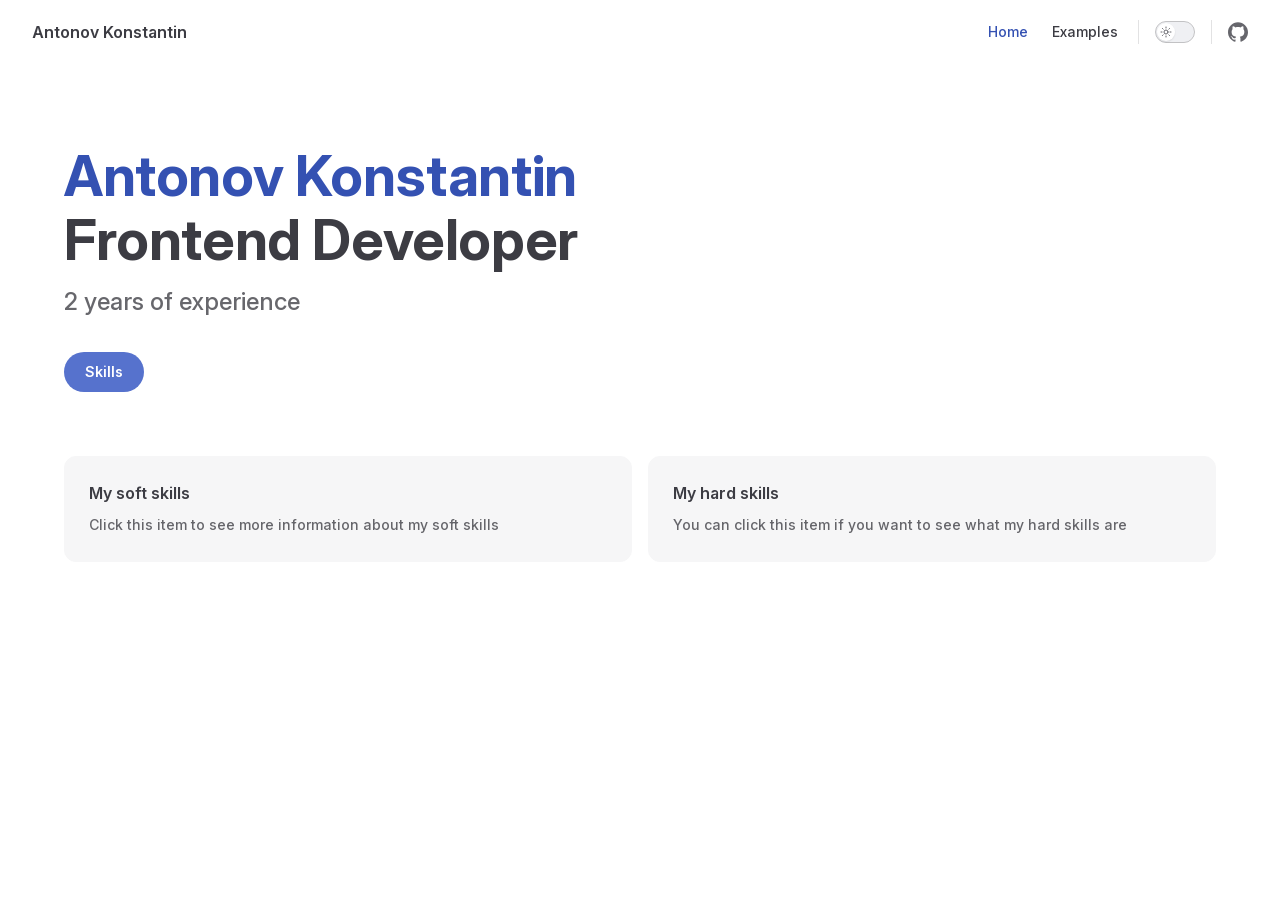
<file: index.html>
<!DOCTYPE html>
<html lang="en-US" dir="ltr">
  <head>
    <meta charset="utf-8">
    <meta name="viewport" content="width=device-width,initial-scale=1">
    <title>Antonov Konstantin</title>
    <meta name="description" content="Frontend developer">
    <meta name="generator" content="VitePress v1.4.2">
    <link rel="preload stylesheet" href="/assets/style.CezqdQfx.css" as="style">
    
    <script type="module" src="/assets/app.BQYpF77u.js"></script>
    <link rel="preload" href="/assets/inter-roman-latin.Di8DUHzh.woff2" as="font" type="font/woff2" crossorigin="">
    <link rel="modulepreload" href="/assets/chunks/theme.bGt0QzHQ.js">
    <link rel="modulepreload" href="/assets/chunks/framework.CoVXEd1Z.js">
    <link rel="modulepreload" href="/assets/index.md.k_yirOoI.lean.js">
    <script id="check-dark-mode">(()=>{const e=localStorage.getItem("vitepress-theme-appearance")||"auto",a=window.matchMedia("(prefers-color-scheme: dark)").matches;(!e||e==="auto"?a:e==="dark")&&document.documentElement.classList.add("dark")})();</script>
    <script id="check-mac-os">document.documentElement.classList.toggle("mac",/Mac|iPhone|iPod|iPad/i.test(navigator.platform));</script>
  </head>
  <body>
    <div id="app"><div class="Layout" data-v-d8b57b2d><!--[--><!--]--><!--[--><span tabindex="-1" data-v-c8291ffa></span><a href="#VPContent" class="VPSkipLink visually-hidden" data-v-c8291ffa> Skip to content </a><!--]--><!----><header class="VPNav" data-v-d8b57b2d data-v-7ad780c2><div class="VPNavBar" data-v-7ad780c2 data-v-9fd4d1dd><div class="wrapper" data-v-9fd4d1dd><div class="container" data-v-9fd4d1dd><div class="title" data-v-9fd4d1dd><div class="VPNavBarTitle" data-v-9fd4d1dd data-v-9f43907a><a class="title" href="/" data-v-9f43907a><!--[--><!--]--><!----><span data-v-9f43907a>Antonov Konstantin</span><!--[--><!--]--></a></div></div><div class="content" data-v-9fd4d1dd><div class="content-body" data-v-9fd4d1dd><!--[--><!--]--><div class="VPNavBarSearch search" data-v-9fd4d1dd><!----></div><nav aria-labelledby="main-nav-aria-label" class="VPNavBarMenu menu" data-v-9fd4d1dd data-v-afb2845e><span id="main-nav-aria-label" class="visually-hidden" data-v-afb2845e> Main Navigation </span><!--[--><!--[--><a class="VPLink link VPNavBarMenuLink active" href="/" tabindex="0" data-v-afb2845e data-v-815115f5><!--[--><span data-v-815115f5>Home</span><!--]--></a><!--]--><!--[--><a class="VPLink link VPNavBarMenuLink" href="/markdown-examples.html" tabindex="0" data-v-afb2845e data-v-815115f5><!--[--><span data-v-815115f5>Examples</span><!--]--></a><!--]--><!--]--></nav><!----><div class="VPNavBarAppearance appearance" data-v-9fd4d1dd data-v-3f90c1a5><button class="VPSwitch VPSwitchAppearance" type="button" role="switch" title aria-checked="false" data-v-3f90c1a5 data-v-be9742d9 data-v-b4ccac88><span class="check" data-v-b4ccac88><span class="icon" data-v-b4ccac88><!--[--><span class="vpi-sun sun" data-v-be9742d9></span><span class="vpi-moon moon" data-v-be9742d9></span><!--]--></span></span></button></div><div class="VPSocialLinks VPNavBarSocialLinks social-links" data-v-9fd4d1dd data-v-ef6192dc data-v-e71e869c><!--[--><a class="VPSocialLink no-icon" href="https://github.com/vuejs/vitepress" aria-label="github" target="_blank" rel="noopener" data-v-e71e869c data-v-358b6670><span class="vpi-social-github" /></a><!--]--></div><div class="VPFlyout VPNavBarExtra extra" data-v-9fd4d1dd data-v-f953d92f data-v-bfe7971f><button type="button" class="button" aria-haspopup="true" aria-expanded="false" aria-label="extra navigation" data-v-bfe7971f><span class="vpi-more-horizontal icon" data-v-bfe7971f></span></button><div class="menu" data-v-bfe7971f><div class="VPMenu" data-v-bfe7971f data-v-20ed86d6><!----><!--[--><!--[--><!----><div class="group" data-v-f953d92f><div class="item appearance" data-v-f953d92f><p class="label" data-v-f953d92f>Appearance</p><div class="appearance-action" data-v-f953d92f><button class="VPSwitch VPSwitchAppearance" type="button" role="switch" title aria-checked="false" data-v-f953d92f data-v-be9742d9 data-v-b4ccac88><span class="check" data-v-b4ccac88><span class="icon" data-v-b4ccac88><!--[--><span class="vpi-sun sun" data-v-be9742d9></span><span class="vpi-moon moon" data-v-be9742d9></span><!--]--></span></span></button></div></div></div><div class="group" data-v-f953d92f><div class="item social-links" data-v-f953d92f><div class="VPSocialLinks social-links-list" data-v-f953d92f data-v-e71e869c><!--[--><a class="VPSocialLink no-icon" href="https://github.com/vuejs/vitepress" aria-label="github" target="_blank" rel="noopener" data-v-e71e869c data-v-358b6670><span class="vpi-social-github" /></a><!--]--></div></div></div><!--]--><!--]--></div></div></div><!--[--><!--]--><button type="button" class="VPNavBarHamburger hamburger" aria-label="mobile navigation" aria-expanded="false" aria-controls="VPNavScreen" data-v-9fd4d1dd data-v-6bee1efd><span class="container" data-v-6bee1efd><span class="top" data-v-6bee1efd></span><span class="middle" data-v-6bee1efd></span><span class="bottom" data-v-6bee1efd></span></span></button></div></div></div></div><div class="divider" data-v-9fd4d1dd><div class="divider-line" data-v-9fd4d1dd></div></div></div><!----></header><!----><!----><div class="VPContent is-home" id="VPContent" data-v-d8b57b2d data-v-9a6c75ad><div class="VPHome" data-v-9a6c75ad data-v-07b1ad08><!--[--><!--]--><div class="VPHero VPHomeHero" data-v-07b1ad08 data-v-b10c5094><div class="container" data-v-b10c5094><div class="main" data-v-b10c5094><!--[--><!--]--><!--[--><h1 class="name" data-v-b10c5094><span class="clip" data-v-b10c5094>Antonov Konstantin</span></h1><p class="text" data-v-b10c5094>Frontend Developer</p><p class="tagline" data-v-b10c5094>2 years of experience</p><!--]--><!--[--><!--]--><div class="actions" data-v-b10c5094><!--[--><div class="action" data-v-b10c5094><a class="VPButton medium brand" href="/markdown-examples.html" data-v-b10c5094 data-v-93dc4167>Skills</a></div><!--]--></div><!--[--><!--]--></div><!----></div></div><!--[--><!--]--><!--[--><!--]--><div class="VPFeatures VPHomeFeatures" data-v-07b1ad08 data-v-b1eea84a><div class="container" data-v-b1eea84a><div class="items" data-v-b1eea84a><!--[--><div class="grid-2 item" data-v-b1eea84a><a class="VPLink link no-icon VPFeature" href="/markdown-examples.html" data-v-b1eea84a data-v-bd37d1a2><!--[--><article class="box" data-v-bd37d1a2><!----><h2 class="title" data-v-bd37d1a2>My soft skills</h2><p class="details" data-v-bd37d1a2>Click this item to see more information about my soft skills</p><!----></article><!--]--></a></div><div class="grid-2 item" data-v-b1eea84a><a class="VPLink link no-icon VPFeature" href="/markdown-examples.html" data-v-b1eea84a data-v-bd37d1a2><!--[--><article class="box" data-v-bd37d1a2><!----><h2 class="title" data-v-bd37d1a2>My hard skills</h2><p class="details" data-v-bd37d1a2>You can click this item if you want to see what my hard skills are</p><!----></article><!--]--></a></div><!--]--></div></div></div><!--[--><!--]--><div class="vp-doc container" style="" data-v-07b1ad08 data-v-c141a4bd><!--[--><div style="position:relative;" data-v-07b1ad08><div></div></div><!--]--></div></div></div><!----><!--[--><!--]--></div></div>
    <script>window.__VP_HASH_MAP__=JSON.parse("{\"api-examples.md\":\"VEG-Bhie\",\"index.md\":\"k_yirOoI\",\"markdown-examples.md\":\"CwV-7_rw\"}");window.__VP_SITE_DATA__=JSON.parse("{\"lang\":\"en-US\",\"dir\":\"ltr\",\"title\":\"Antonov Konstantin\",\"description\":\"Frontend developer\",\"base\":\"/\",\"head\":[],\"router\":{\"prefetchLinks\":true},\"appearance\":true,\"themeConfig\":{\"nav\":[{\"text\":\"Home\",\"link\":\"/\"},{\"text\":\"Examples\",\"link\":\"/markdown-examples\"}],\"sidebar\":[{\"text\":\"Pros\",\"items\":[{\"text\":\"My skills\",\"link\":\"/markdown-examples\"}]}],\"socialLinks\":[{\"icon\":\"github\",\"link\":\"https://github.com/vuejs/vitepress\"}]},\"locales\":{},\"scrollOffset\":134,\"cleanUrls\":false}");</script>
    
  </body>
</html>
</file>
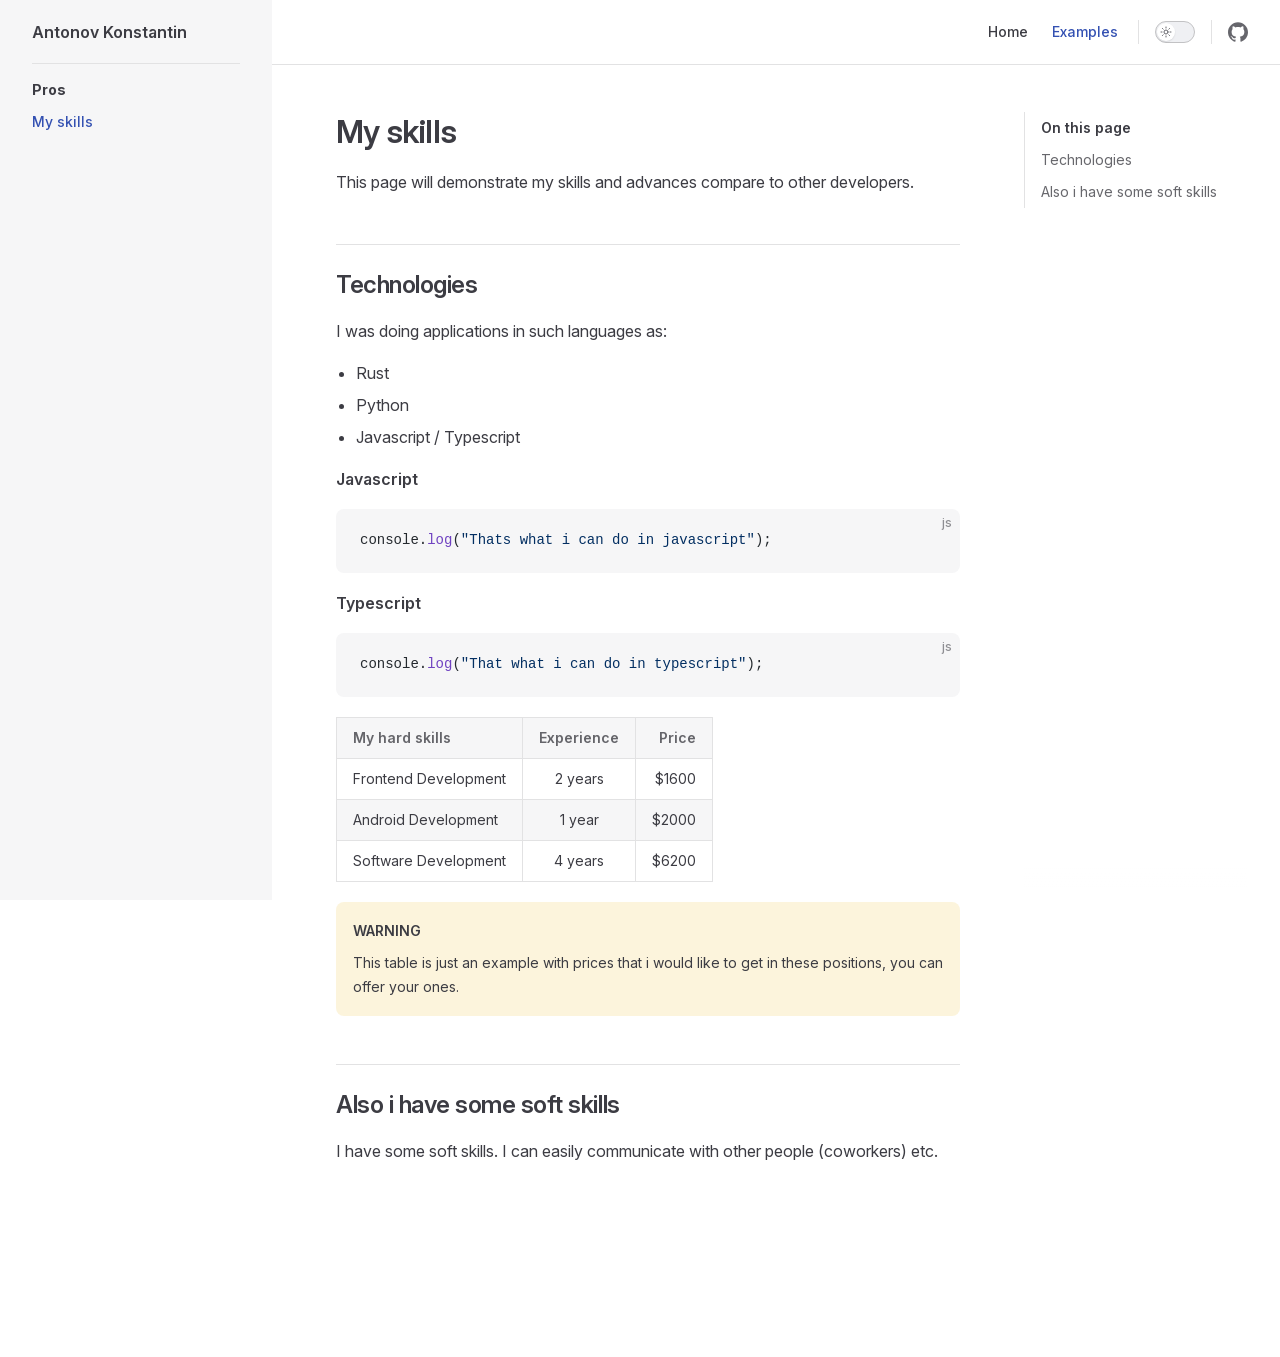
<file: markdown-examples.html>
<!DOCTYPE html>
<html lang="en-US" dir="ltr">
  <head>
    <meta charset="utf-8">
    <meta name="viewport" content="width=device-width,initial-scale=1">
    <title>My skills | Antonov Konstantin</title>
    <meta name="description" content="Frontend developer">
    <meta name="generator" content="VitePress v1.4.2">
    <link rel="preload stylesheet" href="/assets/style.CezqdQfx.css" as="style">
    
    <script type="module" src="/assets/app.BQYpF77u.js"></script>
    <link rel="preload" href="/assets/inter-roman-latin.Di8DUHzh.woff2" as="font" type="font/woff2" crossorigin="">
    <link rel="modulepreload" href="/assets/chunks/theme.bGt0QzHQ.js">
    <link rel="modulepreload" href="/assets/chunks/framework.CoVXEd1Z.js">
    <link rel="modulepreload" href="/assets/markdown-examples.md.CwV-7_rw.lean.js">
    <script id="check-dark-mode">(()=>{const e=localStorage.getItem("vitepress-theme-appearance")||"auto",a=window.matchMedia("(prefers-color-scheme: dark)").matches;(!e||e==="auto"?a:e==="dark")&&document.documentElement.classList.add("dark")})();</script>
    <script id="check-mac-os">document.documentElement.classList.toggle("mac",/Mac|iPhone|iPod|iPad/i.test(navigator.platform));</script>
  </head>
  <body>
    <div id="app"><div class="Layout" data-v-d8b57b2d><!--[--><!--]--><!--[--><span tabindex="-1" data-v-c8291ffa></span><a href="#VPContent" class="VPSkipLink visually-hidden" data-v-c8291ffa> Skip to content </a><!--]--><!----><header class="VPNav" data-v-d8b57b2d data-v-7ad780c2><div class="VPNavBar" data-v-7ad780c2 data-v-9fd4d1dd><div class="wrapper" data-v-9fd4d1dd><div class="container" data-v-9fd4d1dd><div class="title" data-v-9fd4d1dd><div class="VPNavBarTitle has-sidebar" data-v-9fd4d1dd data-v-9f43907a><a class="title" href="/" data-v-9f43907a><!--[--><!--]--><!----><span data-v-9f43907a>Antonov Konstantin</span><!--[--><!--]--></a></div></div><div class="content" data-v-9fd4d1dd><div class="content-body" data-v-9fd4d1dd><!--[--><!--]--><div class="VPNavBarSearch search" data-v-9fd4d1dd><!----></div><nav aria-labelledby="main-nav-aria-label" class="VPNavBarMenu menu" data-v-9fd4d1dd data-v-afb2845e><span id="main-nav-aria-label" class="visually-hidden" data-v-afb2845e> Main Navigation </span><!--[--><!--[--><a class="VPLink link VPNavBarMenuLink" href="/" tabindex="0" data-v-afb2845e data-v-815115f5><!--[--><span data-v-815115f5>Home</span><!--]--></a><!--]--><!--[--><a class="VPLink link VPNavBarMenuLink active" href="/markdown-examples.html" tabindex="0" data-v-afb2845e data-v-815115f5><!--[--><span data-v-815115f5>Examples</span><!--]--></a><!--]--><!--]--></nav><!----><div class="VPNavBarAppearance appearance" data-v-9fd4d1dd data-v-3f90c1a5><button class="VPSwitch VPSwitchAppearance" type="button" role="switch" title aria-checked="false" data-v-3f90c1a5 data-v-be9742d9 data-v-b4ccac88><span class="check" data-v-b4ccac88><span class="icon" data-v-b4ccac88><!--[--><span class="vpi-sun sun" data-v-be9742d9></span><span class="vpi-moon moon" data-v-be9742d9></span><!--]--></span></span></button></div><div class="VPSocialLinks VPNavBarSocialLinks social-links" data-v-9fd4d1dd data-v-ef6192dc data-v-e71e869c><!--[--><a class="VPSocialLink no-icon" href="https://github.com/vuejs/vitepress" aria-label="github" target="_blank" rel="noopener" data-v-e71e869c data-v-358b6670><span class="vpi-social-github" /></a><!--]--></div><div class="VPFlyout VPNavBarExtra extra" data-v-9fd4d1dd data-v-f953d92f data-v-bfe7971f><button type="button" class="button" aria-haspopup="true" aria-expanded="false" aria-label="extra navigation" data-v-bfe7971f><span class="vpi-more-horizontal icon" data-v-bfe7971f></span></button><div class="menu" data-v-bfe7971f><div class="VPMenu" data-v-bfe7971f data-v-20ed86d6><!----><!--[--><!--[--><!----><div class="group" data-v-f953d92f><div class="item appearance" data-v-f953d92f><p class="label" data-v-f953d92f>Appearance</p><div class="appearance-action" data-v-f953d92f><button class="VPSwitch VPSwitchAppearance" type="button" role="switch" title aria-checked="false" data-v-f953d92f data-v-be9742d9 data-v-b4ccac88><span class="check" data-v-b4ccac88><span class="icon" data-v-b4ccac88><!--[--><span class="vpi-sun sun" data-v-be9742d9></span><span class="vpi-moon moon" data-v-be9742d9></span><!--]--></span></span></button></div></div></div><div class="group" data-v-f953d92f><div class="item social-links" data-v-f953d92f><div class="VPSocialLinks social-links-list" data-v-f953d92f data-v-e71e869c><!--[--><a class="VPSocialLink no-icon" href="https://github.com/vuejs/vitepress" aria-label="github" target="_blank" rel="noopener" data-v-e71e869c data-v-358b6670><span class="vpi-social-github" /></a><!--]--></div></div></div><!--]--><!--]--></div></div></div><!--[--><!--]--><button type="button" class="VPNavBarHamburger hamburger" aria-label="mobile navigation" aria-expanded="false" aria-controls="VPNavScreen" data-v-9fd4d1dd data-v-6bee1efd><span class="container" data-v-6bee1efd><span class="top" data-v-6bee1efd></span><span class="middle" data-v-6bee1efd></span><span class="bottom" data-v-6bee1efd></span></span></button></div></div></div></div><div class="divider" data-v-9fd4d1dd><div class="divider-line" data-v-9fd4d1dd></div></div></div><!----></header><div class="VPLocalNav has-sidebar empty" data-v-d8b57b2d data-v-2488c25a><div class="container" data-v-2488c25a><button class="menu" aria-expanded="false" aria-controls="VPSidebarNav" data-v-2488c25a><span class="vpi-align-left menu-icon" data-v-2488c25a></span><span class="menu-text" data-v-2488c25a>Menu</span></button><div class="VPLocalNavOutlineDropdown" style="--vp-vh:0px;" data-v-2488c25a data-v-883964e0><button data-v-883964e0>Return to top</button><!----></div></div></div><aside class="VPSidebar" data-v-d8b57b2d data-v-42c4c606><div class="curtain" data-v-42c4c606></div><nav class="nav" id="VPSidebarNav" aria-labelledby="sidebar-aria-label" tabindex="-1" data-v-42c4c606><span class="visually-hidden" id="sidebar-aria-label" data-v-42c4c606> Sidebar Navigation </span><!--[--><!--]--><!--[--><div class="no-transition group" data-v-51288d80><section class="VPSidebarItem level-0 has-active" data-v-51288d80 data-v-edd2eed8><div class="item" role="button" tabindex="0" data-v-edd2eed8><div class="indicator" data-v-edd2eed8></div><h2 class="text" data-v-edd2eed8>Pros</h2><!----></div><div class="items" data-v-edd2eed8><!--[--><div class="VPSidebarItem level-1 is-link" data-v-edd2eed8 data-v-edd2eed8><div class="item" data-v-edd2eed8><div class="indicator" data-v-edd2eed8></div><a class="VPLink link link" href="/markdown-examples.html" data-v-edd2eed8><!--[--><p class="text" data-v-edd2eed8>My skills</p><!--]--></a><!----></div><!----></div><!--]--></div></section></div><!--]--><!--[--><!--]--></nav></aside><div class="VPContent has-sidebar" id="VPContent" data-v-d8b57b2d data-v-9a6c75ad><div class="VPDoc has-sidebar has-aside" data-v-9a6c75ad data-v-e6f2a212><!--[--><!--]--><div class="container" data-v-e6f2a212><div class="aside" data-v-e6f2a212><div class="aside-curtain" data-v-e6f2a212></div><div class="aside-container" data-v-e6f2a212><div class="aside-content" data-v-e6f2a212><div class="VPDocAside" data-v-e6f2a212 data-v-cb998dce><!--[--><!--]--><!--[--><!--]--><nav aria-labelledby="doc-outline-aria-label" class="VPDocAsideOutline" data-v-cb998dce data-v-f610f197><div class="content" data-v-f610f197><div class="outline-marker" data-v-f610f197></div><div aria-level="2" class="outline-title" id="doc-outline-aria-label" role="heading" data-v-f610f197>On this page</div><ul class="VPDocOutlineItem root" data-v-f610f197 data-v-53c99d69><!--[--><!--]--></ul></div></nav><!--[--><!--]--><div class="spacer" data-v-cb998dce></div><!--[--><!--]--><!----><!--[--><!--]--><!--[--><!--]--></div></div></div></div><div class="content" data-v-e6f2a212><div class="content-container" data-v-e6f2a212><!--[--><!--]--><main class="main" data-v-e6f2a212><div style="position:relative;" class="vp-doc _markdown-examples" data-v-e6f2a212><div><h1 id="my-skills" tabindex="-1">My skills <a class="header-anchor" href="#my-skills" aria-label="Permalink to &quot;My skills&quot;">​</a></h1><p>This page will demonstrate my skills and advances compare to other developers.</p><h2 id="technologies" tabindex="-1">Technologies <a class="header-anchor" href="#technologies" aria-label="Permalink to &quot;Technologies&quot;">​</a></h2><p>I was doing applications in such languages as:</p><ul><li>Rust</li><li>Python</li><li>Javascript / Typescript</li></ul><p><strong>Javascript</strong></p><div class="language-js vp-adaptive-theme"><button title="Copy Code" class="copy"></button><span class="lang">js</span><pre class="shiki shiki-themes github-light github-dark vp-code" tabindex="0"><code><span class="line"><span style="--shiki-light:#24292E;--shiki-dark:#E1E4E8;">console.</span><span style="--shiki-light:#6F42C1;--shiki-dark:#B392F0;">log</span><span style="--shiki-light:#24292E;--shiki-dark:#E1E4E8;">(</span><span style="--shiki-light:#032F62;--shiki-dark:#9ECBFF;">&quot;Thats what i can do in javascript&quot;</span><span style="--shiki-light:#24292E;--shiki-dark:#E1E4E8;">);</span></span></code></pre></div><p><strong>Typescript</strong></p><div class="language-js vp-adaptive-theme"><button title="Copy Code" class="copy"></button><span class="lang">js</span><pre class="shiki shiki-themes github-light github-dark vp-code" tabindex="0"><code><span class="line"><span style="--shiki-light:#24292E;--shiki-dark:#E1E4E8;">console.</span><span style="--shiki-light:#6F42C1;--shiki-dark:#B392F0;">log</span><span style="--shiki-light:#24292E;--shiki-dark:#E1E4E8;">(</span><span style="--shiki-light:#032F62;--shiki-dark:#9ECBFF;">&quot;That what i can do in typescript&quot;</span><span style="--shiki-light:#24292E;--shiki-dark:#E1E4E8;">);</span></span></code></pre></div><table tabindex="0"><thead><tr><th>My hard skills</th><th style="text-align:center;">Experience</th><th style="text-align:right;">Price</th></tr></thead><tbody><tr><td>Frontend Development</td><td style="text-align:center;">2 years</td><td style="text-align:right;">$1600</td></tr><tr><td>Android Development</td><td style="text-align:center;">1 year</td><td style="text-align:right;">$2000</td></tr><tr><td>Software Development</td><td style="text-align:center;">4 years</td><td style="text-align:right;">$6200</td></tr></tbody></table><div class="warning custom-block"><p class="custom-block-title">WARNING</p><p>This table is just an example with prices that i would like to get in these positions, you can offer your ones.</p></div><h2 id="also-i-have-some-soft-skills" tabindex="-1">Also i have some soft skills <a class="header-anchor" href="#also-i-have-some-soft-skills" aria-label="Permalink to &quot;Also i have some soft skills&quot;">​</a></h2><p>I have some soft skills. I can easily communicate with other people (coworkers) etc.</p></div></div></main><footer class="VPDocFooter" data-v-e6f2a212 data-v-1bcd8184><!--[--><!--]--><!----><!----></footer><!--[--><!--]--></div></div></div><!--[--><!--]--></div></div><!----><!--[--><!--]--></div></div>
    <script>window.__VP_HASH_MAP__=JSON.parse("{\"api-examples.md\":\"VEG-Bhie\",\"index.md\":\"k_yirOoI\",\"markdown-examples.md\":\"CwV-7_rw\"}");window.__VP_SITE_DATA__=JSON.parse("{\"lang\":\"en-US\",\"dir\":\"ltr\",\"title\":\"Antonov Konstantin\",\"description\":\"Frontend developer\",\"base\":\"/\",\"head\":[],\"router\":{\"prefetchLinks\":true},\"appearance\":true,\"themeConfig\":{\"nav\":[{\"text\":\"Home\",\"link\":\"/\"},{\"text\":\"Examples\",\"link\":\"/markdown-examples\"}],\"sidebar\":[{\"text\":\"Pros\",\"items\":[{\"text\":\"My skills\",\"link\":\"/markdown-examples\"}]}],\"socialLinks\":[{\"icon\":\"github\",\"link\":\"https://github.com/vuejs/vitepress\"}]},\"locales\":{},\"scrollOffset\":134,\"cleanUrls\":false}");</script>
    
  </body>
</html>
</file>
<file: assets/style.CezqdQfx.css>
@font-face{font-family:Inter;font-style:normal;font-weight:100 900;font-display:swap;src:url(/assets/inter-roman-cyrillic-ext.BBPuwvHQ.woff2) format("woff2");unicode-range:U+0460-052F,U+1C80-1C88,U+20B4,U+2DE0-2DFF,U+A640-A69F,U+FE2E-FE2F}@font-face{font-family:Inter;font-style:normal;font-weight:100 900;font-display:swap;src:url(/assets/inter-roman-cyrillic.C5lxZ8CY.woff2) format("woff2");unicode-range:U+0301,U+0400-045F,U+0490-0491,U+04B0-04B1,U+2116}@font-face{font-family:Inter;font-style:normal;font-weight:100 900;font-display:swap;src:url(/assets/inter-roman-greek-ext.CqjqNYQ-.woff2) format("woff2");unicode-range:U+1F00-1FFF}@font-face{font-family:Inter;font-style:normal;font-weight:100 900;font-display:swap;src:url(/assets/inter-roman-greek.BBVDIX6e.woff2) format("woff2");unicode-range:U+0370-0377,U+037A-037F,U+0384-038A,U+038C,U+038E-03A1,U+03A3-03FF}@font-face{font-family:Inter;font-style:normal;font-weight:100 900;font-display:swap;src:url(/assets/inter-roman-vietnamese.BjW4sHH5.woff2) format("woff2");unicode-range:U+0102-0103,U+0110-0111,U+0128-0129,U+0168-0169,U+01A0-01A1,U+01AF-01B0,U+0300-0301,U+0303-0304,U+0308-0309,U+0323,U+0329,U+1EA0-1EF9,U+20AB}@font-face{font-family:Inter;font-style:normal;font-weight:100 900;font-display:swap;src:url(/assets/inter-roman-latin-ext.4ZJIpNVo.woff2) format("woff2");unicode-range:U+0100-02AF,U+0304,U+0308,U+0329,U+1E00-1E9F,U+1EF2-1EFF,U+2020,U+20A0-20AB,U+20AD-20C0,U+2113,U+2C60-2C7F,U+A720-A7FF}@font-face{font-family:Inter;font-style:normal;font-weight:100 900;font-display:swap;src:url(/assets/inter-roman-latin.Di8DUHzh.woff2) format("woff2");unicode-range:U+0000-00FF,U+0131,U+0152-0153,U+02BB-02BC,U+02C6,U+02DA,U+02DC,U+0304,U+0308,U+0329,U+2000-206F,U+2074,U+20AC,U+2122,U+2191,U+2193,U+2212,U+2215,U+FEFF,U+FFFD}@font-face{font-family:Inter;font-style:italic;font-weight:100 900;font-display:swap;src:url(/assets/inter-italic-cyrillic-ext.r48I6akx.woff2) format("woff2");unicode-range:U+0460-052F,U+1C80-1C88,U+20B4,U+2DE0-2DFF,U+A640-A69F,U+FE2E-FE2F}@font-face{font-family:Inter;font-style:italic;font-weight:100 900;font-display:swap;src:url(/assets/inter-italic-cyrillic.By2_1cv3.woff2) format("woff2");unicode-range:U+0301,U+0400-045F,U+0490-0491,U+04B0-04B1,U+2116}@font-face{font-family:Inter;font-style:italic;font-weight:100 900;font-display:swap;src:url(/assets/inter-italic-greek-ext.1u6EdAuj.woff2) format("woff2");unicode-range:U+1F00-1FFF}@font-face{font-family:Inter;font-style:italic;font-weight:100 900;font-display:swap;src:url(/assets/inter-italic-greek.DJ8dCoTZ.woff2) format("woff2");unicode-range:U+0370-0377,U+037A-037F,U+0384-038A,U+038C,U+038E-03A1,U+03A3-03FF}@font-face{font-family:Inter;font-style:italic;font-weight:100 900;font-display:swap;src:url(/assets/inter-italic-vietnamese.BSbpV94h.woff2) format("woff2");unicode-range:U+0102-0103,U+0110-0111,U+0128-0129,U+0168-0169,U+01A0-01A1,U+01AF-01B0,U+0300-0301,U+0303-0304,U+0308-0309,U+0323,U+0329,U+1EA0-1EF9,U+20AB}@font-face{font-family:Inter;font-style:italic;font-weight:100 900;font-display:swap;src:url(/assets/inter-italic-latin-ext.CN1xVJS-.woff2) format("woff2");unicode-range:U+0100-02AF,U+0304,U+0308,U+0329,U+1E00-1E9F,U+1EF2-1EFF,U+2020,U+20A0-20AB,U+20AD-20C0,U+2113,U+2C60-2C7F,U+A720-A7FF}@font-face{font-family:Inter;font-style:italic;font-weight:100 900;font-display:swap;src:url(/assets/inter-italic-latin.C2AdPX0b.woff2) format("woff2");unicode-range:U+0000-00FF,U+0131,U+0152-0153,U+02BB-02BC,U+02C6,U+02DA,U+02DC,U+0304,U+0308,U+0329,U+2000-206F,U+2074,U+20AC,U+2122,U+2191,U+2193,U+2212,U+2215,U+FEFF,U+FFFD}@font-face{font-family:Punctuation SC;font-weight:400;src:local("PingFang SC Regular"),local("Noto Sans CJK SC"),local("Microsoft YaHei");unicode-range:U+201C,U+201D,U+2018,U+2019,U+2E3A,U+2014,U+2013,U+2026,U+00B7,U+007E,U+002F}@font-face{font-family:Punctuation SC;font-weight:500;src:local("PingFang SC Medium"),local("Noto Sans CJK SC"),local("Microsoft YaHei");unicode-range:U+201C,U+201D,U+2018,U+2019,U+2E3A,U+2014,U+2013,U+2026,U+00B7,U+007E,U+002F}@font-face{font-family:Punctuation SC;font-weight:600;src:local("PingFang SC Semibold"),local("Noto Sans CJK SC Bold"),local("Microsoft YaHei Bold");unicode-range:U+201C,U+201D,U+2018,U+2019,U+2E3A,U+2014,U+2013,U+2026,U+00B7,U+007E,U+002F}@font-face{font-family:Punctuation SC;font-weight:700;src:local("PingFang SC Semibold"),local("Noto Sans CJK SC Bold"),local("Microsoft YaHei Bold");unicode-range:U+201C,U+201D,U+2018,U+2019,U+2E3A,U+2014,U+2013,U+2026,U+00B7,U+007E,U+002F}:root{--vp-c-white: #ffffff;--vp-c-black: #000000;--vp-c-neutral: var(--vp-c-black);--vp-c-neutral-inverse: var(--vp-c-white)}.dark{--vp-c-neutral: var(--vp-c-white);--vp-c-neutral-inverse: var(--vp-c-black)}:root{--vp-c-gray-1: #dddde3;--vp-c-gray-2: #e4e4e9;--vp-c-gray-3: #ebebef;--vp-c-gray-soft: rgba(142, 150, 170, .14);--vp-c-indigo-1: #3451b2;--vp-c-indigo-2: #3a5ccc;--vp-c-indigo-3: #5672cd;--vp-c-indigo-soft: rgba(100, 108, 255, .14);--vp-c-purple-1: #6f42c1;--vp-c-purple-2: #7e4cc9;--vp-c-purple-3: #8e5cd9;--vp-c-purple-soft: rgba(159, 122, 234, .14);--vp-c-green-1: #18794e;--vp-c-green-2: #299764;--vp-c-green-3: #30a46c;--vp-c-green-soft: rgba(16, 185, 129, .14);--vp-c-yellow-1: #915930;--vp-c-yellow-2: #946300;--vp-c-yellow-3: #9f6a00;--vp-c-yellow-soft: rgba(234, 179, 8, .14);--vp-c-red-1: #b8272c;--vp-c-red-2: #d5393e;--vp-c-red-3: #e0575b;--vp-c-red-soft: rgba(244, 63, 94, .14);--vp-c-sponsor: #db2777}.dark{--vp-c-gray-1: #515c67;--vp-c-gray-2: #414853;--vp-c-gray-3: #32363f;--vp-c-gray-soft: rgba(101, 117, 133, .16);--vp-c-indigo-1: #a8b1ff;--vp-c-indigo-2: #5c73e7;--vp-c-indigo-3: #3e63dd;--vp-c-indigo-soft: rgba(100, 108, 255, .16);--vp-c-purple-1: #c8abfa;--vp-c-purple-2: #a879e6;--vp-c-purple-3: #8e5cd9;--vp-c-purple-soft: rgba(159, 122, 234, .16);--vp-c-green-1: #3dd68c;--vp-c-green-2: #30a46c;--vp-c-green-3: #298459;--vp-c-green-soft: rgba(16, 185, 129, .16);--vp-c-yellow-1: #f9b44e;--vp-c-yellow-2: #da8b17;--vp-c-yellow-3: #a46a0a;--vp-c-yellow-soft: rgba(234, 179, 8, .16);--vp-c-red-1: #f66f81;--vp-c-red-2: #f14158;--vp-c-red-3: #b62a3c;--vp-c-red-soft: rgba(244, 63, 94, .16)}:root{--vp-c-bg: #ffffff;--vp-c-bg-alt: #f6f6f7;--vp-c-bg-elv: #ffffff;--vp-c-bg-soft: #f6f6f7}.dark{--vp-c-bg: #1b1b1f;--vp-c-bg-alt: #161618;--vp-c-bg-elv: #202127;--vp-c-bg-soft: #202127}:root{--vp-c-border: #c2c2c4;--vp-c-divider: #e2e2e3;--vp-c-gutter: #e2e2e3}.dark{--vp-c-border: #3c3f44;--vp-c-divider: #2e2e32;--vp-c-gutter: #000000}:root{--vp-c-text-1: rgba(60, 60, 67);--vp-c-text-2: rgba(60, 60, 67, .78);--vp-c-text-3: rgba(60, 60, 67, .56)}.dark{--vp-c-text-1: rgba(255, 255, 245, .86);--vp-c-text-2: rgba(235, 235, 245, .6);--vp-c-text-3: rgba(235, 235, 245, .38)}:root{--vp-c-default-1: var(--vp-c-gray-1);--vp-c-default-2: var(--vp-c-gray-2);--vp-c-default-3: var(--vp-c-gray-3);--vp-c-default-soft: var(--vp-c-gray-soft);--vp-c-brand-1: var(--vp-c-indigo-1);--vp-c-brand-2: var(--vp-c-indigo-2);--vp-c-brand-3: var(--vp-c-indigo-3);--vp-c-brand-soft: var(--vp-c-indigo-soft);--vp-c-brand: var(--vp-c-brand-1);--vp-c-tip-1: var(--vp-c-brand-1);--vp-c-tip-2: var(--vp-c-brand-2);--vp-c-tip-3: var(--vp-c-brand-3);--vp-c-tip-soft: var(--vp-c-brand-soft);--vp-c-note-1: var(--vp-c-brand-1);--vp-c-note-2: var(--vp-c-brand-2);--vp-c-note-3: var(--vp-c-brand-3);--vp-c-note-soft: var(--vp-c-brand-soft);--vp-c-success-1: var(--vp-c-green-1);--vp-c-success-2: var(--vp-c-green-2);--vp-c-success-3: var(--vp-c-green-3);--vp-c-success-soft: var(--vp-c-green-soft);--vp-c-important-1: var(--vp-c-purple-1);--vp-c-important-2: var(--vp-c-purple-2);--vp-c-important-3: var(--vp-c-purple-3);--vp-c-important-soft: var(--vp-c-purple-soft);--vp-c-warning-1: var(--vp-c-yellow-1);--vp-c-warning-2: var(--vp-c-yellow-2);--vp-c-warning-3: var(--vp-c-yellow-3);--vp-c-warning-soft: var(--vp-c-yellow-soft);--vp-c-danger-1: var(--vp-c-red-1);--vp-c-danger-2: var(--vp-c-red-2);--vp-c-danger-3: var(--vp-c-red-3);--vp-c-danger-soft: var(--vp-c-red-soft);--vp-c-caution-1: var(--vp-c-red-1);--vp-c-caution-2: var(--vp-c-red-2);--vp-c-caution-3: var(--vp-c-red-3);--vp-c-caution-soft: var(--vp-c-red-soft)}:root{--vp-font-family-base: "Inter", ui-sans-serif, system-ui, sans-serif, "Apple Color Emoji", "Segoe UI Emoji", "Segoe UI Symbol", "Noto Color Emoji";--vp-font-family-mono: ui-monospace, "Menlo", "Monaco", "Consolas", "Liberation Mono", "Courier New", monospace;font-optical-sizing:auto}:root:where(:lang(zh)){--vp-font-family-base: "Punctuation SC", "Inter", ui-sans-serif, system-ui, sans-serif, "Apple Color Emoji", "Segoe UI Emoji", "Segoe UI Symbol", "Noto Color Emoji"}:root{--vp-shadow-1: 0 1px 2px rgba(0, 0, 0, .04), 0 1px 2px rgba(0, 0, 0, .06);--vp-shadow-2: 0 3px 12px rgba(0, 0, 0, .07), 0 1px 4px rgba(0, 0, 0, .07);--vp-shadow-3: 0 12px 32px rgba(0, 0, 0, .1), 0 2px 6px rgba(0, 0, 0, .08);--vp-shadow-4: 0 14px 44px rgba(0, 0, 0, .12), 0 3px 9px rgba(0, 0, 0, .12);--vp-shadow-5: 0 18px 56px rgba(0, 0, 0, .16), 0 4px 12px rgba(0, 0, 0, .16)}:root{--vp-z-index-footer: 10;--vp-z-index-local-nav: 20;--vp-z-index-nav: 30;--vp-z-index-layout-top: 40;--vp-z-index-backdrop: 50;--vp-z-index-sidebar: 60}@media (min-width: 960px){:root{--vp-z-index-sidebar: 25}}:root{--vp-layout-max-width: 1440px}:root{--vp-header-anchor-symbol: "#"}:root{--vp-code-line-height: 1.7;--vp-code-font-size: .875em;--vp-code-color: var(--vp-c-brand-1);--vp-code-link-color: var(--vp-c-brand-1);--vp-code-link-hover-color: var(--vp-c-brand-2);--vp-code-bg: var(--vp-c-default-soft);--vp-code-block-color: var(--vp-c-text-2);--vp-code-block-bg: var(--vp-c-bg-alt);--vp-code-block-divider-color: var(--vp-c-gutter);--vp-code-lang-color: var(--vp-c-text-3);--vp-code-line-highlight-color: var(--vp-c-default-soft);--vp-code-line-number-color: var(--vp-c-text-3);--vp-code-line-diff-add-color: var(--vp-c-success-soft);--vp-code-line-diff-add-symbol-color: var(--vp-c-success-1);--vp-code-line-diff-remove-color: var(--vp-c-danger-soft);--vp-code-line-diff-remove-symbol-color: var(--vp-c-danger-1);--vp-code-line-warning-color: var(--vp-c-warning-soft);--vp-code-line-error-color: var(--vp-c-danger-soft);--vp-code-copy-code-border-color: var(--vp-c-divider);--vp-code-copy-code-bg: var(--vp-c-bg-soft);--vp-code-copy-code-hover-border-color: var(--vp-c-divider);--vp-code-copy-code-hover-bg: var(--vp-c-bg);--vp-code-copy-code-active-text: var(--vp-c-text-2);--vp-code-copy-copied-text-content: "Copied";--vp-code-tab-divider: var(--vp-code-block-divider-color);--vp-code-tab-text-color: var(--vp-c-text-2);--vp-code-tab-bg: var(--vp-code-block-bg);--vp-code-tab-hover-text-color: var(--vp-c-text-1);--vp-code-tab-active-text-color: var(--vp-c-text-1);--vp-code-tab-active-bar-color: var(--vp-c-brand-1)}:root{--vp-button-brand-border: transparent;--vp-button-brand-text: var(--vp-c-white);--vp-button-brand-bg: var(--vp-c-brand-3);--vp-button-brand-hover-border: transparent;--vp-button-brand-hover-text: var(--vp-c-white);--vp-button-brand-hover-bg: var(--vp-c-brand-2);--vp-button-brand-active-border: transparent;--vp-button-brand-active-text: var(--vp-c-white);--vp-button-brand-active-bg: var(--vp-c-brand-1);--vp-button-alt-border: transparent;--vp-button-alt-text: var(--vp-c-text-1);--vp-button-alt-bg: var(--vp-c-default-3);--vp-button-alt-hover-border: transparent;--vp-button-alt-hover-text: var(--vp-c-text-1);--vp-button-alt-hover-bg: var(--vp-c-default-2);--vp-button-alt-active-border: transparent;--vp-button-alt-active-text: var(--vp-c-text-1);--vp-button-alt-active-bg: var(--vp-c-default-1);--vp-button-sponsor-border: var(--vp-c-text-2);--vp-button-sponsor-text: var(--vp-c-text-2);--vp-button-sponsor-bg: transparent;--vp-button-sponsor-hover-border: var(--vp-c-sponsor);--vp-button-sponsor-hover-text: var(--vp-c-sponsor);--vp-button-sponsor-hover-bg: transparent;--vp-button-sponsor-active-border: var(--vp-c-sponsor);--vp-button-sponsor-active-text: var(--vp-c-sponsor);--vp-button-sponsor-active-bg: transparent}:root{--vp-custom-block-font-size: 14px;--vp-custom-block-code-font-size: 13px;--vp-custom-block-info-border: transparent;--vp-custom-block-info-text: var(--vp-c-text-1);--vp-custom-block-info-bg: var(--vp-c-default-soft);--vp-custom-block-info-code-bg: var(--vp-c-default-soft);--vp-custom-block-note-border: transparent;--vp-custom-block-note-text: var(--vp-c-text-1);--vp-custom-block-note-bg: var(--vp-c-default-soft);--vp-custom-block-note-code-bg: var(--vp-c-default-soft);--vp-custom-block-tip-border: transparent;--vp-custom-block-tip-text: var(--vp-c-text-1);--vp-custom-block-tip-bg: var(--vp-c-tip-soft);--vp-custom-block-tip-code-bg: var(--vp-c-tip-soft);--vp-custom-block-important-border: transparent;--vp-custom-block-important-text: var(--vp-c-text-1);--vp-custom-block-important-bg: var(--vp-c-important-soft);--vp-custom-block-important-code-bg: var(--vp-c-important-soft);--vp-custom-block-warning-border: transparent;--vp-custom-block-warning-text: var(--vp-c-text-1);--vp-custom-block-warning-bg: var(--vp-c-warning-soft);--vp-custom-block-warning-code-bg: var(--vp-c-warning-soft);--vp-custom-block-danger-border: transparent;--vp-custom-block-danger-text: var(--vp-c-text-1);--vp-custom-block-danger-bg: var(--vp-c-danger-soft);--vp-custom-block-danger-code-bg: var(--vp-c-danger-soft);--vp-custom-block-caution-border: transparent;--vp-custom-block-caution-text: var(--vp-c-text-1);--vp-custom-block-caution-bg: var(--vp-c-caution-soft);--vp-custom-block-caution-code-bg: var(--vp-c-caution-soft);--vp-custom-block-details-border: var(--vp-custom-block-info-border);--vp-custom-block-details-text: var(--vp-custom-block-info-text);--vp-custom-block-details-bg: var(--vp-custom-block-info-bg);--vp-custom-block-details-code-bg: var(--vp-custom-block-info-code-bg)}:root{--vp-input-border-color: var(--vp-c-border);--vp-input-bg-color: var(--vp-c-bg-alt);--vp-input-switch-bg-color: var(--vp-c-default-soft)}:root{--vp-nav-height: 64px;--vp-nav-bg-color: var(--vp-c-bg);--vp-nav-screen-bg-color: var(--vp-c-bg);--vp-nav-logo-height: 24px}.hide-nav{--vp-nav-height: 0px}.hide-nav .VPSidebar{--vp-nav-height: 22px}:root{--vp-local-nav-bg-color: var(--vp-c-bg)}:root{--vp-sidebar-width: 272px;--vp-sidebar-bg-color: var(--vp-c-bg-alt)}:root{--vp-backdrop-bg-color: rgba(0, 0, 0, .6)}:root{--vp-home-hero-name-color: var(--vp-c-brand-1);--vp-home-hero-name-background: transparent;--vp-home-hero-image-background-image: none;--vp-home-hero-image-filter: none}:root{--vp-badge-info-border: transparent;--vp-badge-info-text: var(--vp-c-text-2);--vp-badge-info-bg: var(--vp-c-default-soft);--vp-badge-tip-border: transparent;--vp-badge-tip-text: var(--vp-c-tip-1);--vp-badge-tip-bg: var(--vp-c-tip-soft);--vp-badge-warning-border: transparent;--vp-badge-warning-text: var(--vp-c-warning-1);--vp-badge-warning-bg: var(--vp-c-warning-soft);--vp-badge-danger-border: transparent;--vp-badge-danger-text: var(--vp-c-danger-1);--vp-badge-danger-bg: var(--vp-c-danger-soft)}:root{--vp-carbon-ads-text-color: var(--vp-c-text-1);--vp-carbon-ads-poweredby-color: var(--vp-c-text-2);--vp-carbon-ads-bg-color: var(--vp-c-bg-soft);--vp-carbon-ads-hover-text-color: var(--vp-c-brand-1);--vp-carbon-ads-hover-poweredby-color: var(--vp-c-text-1)}:root{--vp-local-search-bg: var(--vp-c-bg);--vp-local-search-result-bg: var(--vp-c-bg);--vp-local-search-result-border: var(--vp-c-divider);--vp-local-search-result-selected-bg: var(--vp-c-bg);--vp-local-search-result-selected-border: var(--vp-c-brand-1);--vp-local-search-highlight-bg: var(--vp-c-brand-1);--vp-local-search-highlight-text: var(--vp-c-neutral-inverse)}@media (prefers-reduced-motion: reduce){*,:before,:after{animation-delay:-1ms!important;animation-duration:1ms!important;animation-iteration-count:1!important;background-attachment:initial!important;scroll-behavior:auto!important;transition-duration:0s!important;transition-delay:0s!important}}*,:before,:after{box-sizing:border-box}html{line-height:1.4;font-size:16px;-webkit-text-size-adjust:100%}html.dark{color-scheme:dark}body{margin:0;width:100%;min-width:320px;min-height:100vh;line-height:24px;font-family:var(--vp-font-family-base);font-size:16px;font-weight:400;color:var(--vp-c-text-1);background-color:var(--vp-c-bg);font-synthesis:style;text-rendering:optimizeLegibility;-webkit-font-smoothing:antialiased;-moz-osx-font-smoothing:grayscale}main{display:block}h1,h2,h3,h4,h5,h6{margin:0;line-height:24px;font-size:16px;font-weight:400}p{margin:0}strong,b{font-weight:600}a,area,button,[role=button],input,label,select,summary,textarea{touch-action:manipulation}a{color:inherit;text-decoration:inherit}ol,ul{list-style:none;margin:0;padding:0}blockquote{margin:0}pre,code,kbd,samp{font-family:var(--vp-font-family-mono)}img,svg,video,canvas,audio,iframe,embed,object{display:block}figure{margin:0}img,video{max-width:100%;height:auto}button,input,optgroup,select,textarea{border:0;padding:0;line-height:inherit;color:inherit}button{padding:0;font-family:inherit;background-color:transparent;background-image:none}button:enabled,[role=button]:enabled{cursor:pointer}button:focus,button:focus-visible{outline:1px dotted;outline:4px auto -webkit-focus-ring-color}button:focus:not(:focus-visible){outline:none!important}input:focus,textarea:focus,select:focus{outline:none}table{border-collapse:collapse}input{background-color:transparent}input:-ms-input-placeholder,textarea:-ms-input-placeholder{color:var(--vp-c-text-3)}input::-ms-input-placeholder,textarea::-ms-input-placeholder{color:var(--vp-c-text-3)}input::placeholder,textarea::placeholder{color:var(--vp-c-text-3)}input::-webkit-outer-spin-button,input::-webkit-inner-spin-button{-webkit-appearance:none;margin:0}input[type=number]{-moz-appearance:textfield}textarea{resize:vertical}select{-webkit-appearance:none}fieldset{margin:0;padding:0}h1,h2,h3,h4,h5,h6,li,p{overflow-wrap:break-word}vite-error-overlay{z-index:9999}mjx-container{overflow-x:auto}mjx-container>svg{display:inline-block;margin:auto}[class^=vpi-],[class*=" vpi-"],.vp-icon{width:1em;height:1em}[class^=vpi-].bg,[class*=" vpi-"].bg,.vp-icon.bg{background-size:100% 100%;background-color:transparent}[class^=vpi-]:not(.bg),[class*=" vpi-"]:not(.bg),.vp-icon:not(.bg){-webkit-mask:var(--icon) no-repeat;mask:var(--icon) no-repeat;-webkit-mask-size:100% 100%;mask-size:100% 100%;background-color:currentColor;color:inherit}.vpi-align-left{--icon: url("data:image/svg+xml,%3Csvg xmlns='http://www.w3.org/2000/svg' fill='none' stroke='currentColor' stroke-linecap='round' stroke-linejoin='round' stroke-width='2' viewBox='0 0 24 24'%3E%3Cpath d='M21 6H3M15 12H3M17 18H3'/%3E%3C/svg%3E")}.vpi-arrow-right,.vpi-arrow-down,.vpi-arrow-left,.vpi-arrow-up{--icon: url("data:image/svg+xml,%3Csvg xmlns='http://www.w3.org/2000/svg' fill='none' stroke='currentColor' stroke-linecap='round' stroke-linejoin='round' stroke-width='2' viewBox='0 0 24 24'%3E%3Cpath d='M5 12h14M12 5l7 7-7 7'/%3E%3C/svg%3E")}.vpi-chevron-right,.vpi-chevron-down,.vpi-chevron-left,.vpi-chevron-up{--icon: url("data:image/svg+xml,%3Csvg xmlns='http://www.w3.org/2000/svg' fill='none' stroke='currentColor' stroke-linecap='round' stroke-linejoin='round' stroke-width='2' viewBox='0 0 24 24'%3E%3Cpath d='m9 18 6-6-6-6'/%3E%3C/svg%3E")}.vpi-chevron-down,.vpi-arrow-down{transform:rotate(90deg)}.vpi-chevron-left,.vpi-arrow-left{transform:rotate(180deg)}.vpi-chevron-up,.vpi-arrow-up{transform:rotate(-90deg)}.vpi-square-pen{--icon: url("data:image/svg+xml,%3Csvg xmlns='http://www.w3.org/2000/svg' fill='none' stroke='currentColor' stroke-linecap='round' stroke-linejoin='round' stroke-width='2' viewBox='0 0 24 24'%3E%3Cpath d='M12 3H5a2 2 0 0 0-2 2v14a2 2 0 0 0 2 2h14a2 2 0 0 0 2-2v-7'/%3E%3Cpath d='M18.375 2.625a2.121 2.121 0 1 1 3 3L12 15l-4 1 1-4Z'/%3E%3C/svg%3E")}.vpi-plus{--icon: url("data:image/svg+xml,%3Csvg xmlns='http://www.w3.org/2000/svg' fill='none' stroke='currentColor' stroke-linecap='round' stroke-linejoin='round' stroke-width='2' viewBox='0 0 24 24'%3E%3Cpath d='M5 12h14M12 5v14'/%3E%3C/svg%3E")}.vpi-sun{--icon: url("data:image/svg+xml,%3Csvg xmlns='http://www.w3.org/2000/svg' fill='none' stroke='currentColor' stroke-linecap='round' stroke-linejoin='round' stroke-width='2' viewBox='0 0 24 24'%3E%3Ccircle cx='12' cy='12' r='4'/%3E%3Cpath d='M12 2v2M12 20v2M4.93 4.93l1.41 1.41M17.66 17.66l1.41 1.41M2 12h2M20 12h2M6.34 17.66l-1.41 1.41M19.07 4.93l-1.41 1.41'/%3E%3C/svg%3E")}.vpi-moon{--icon: url("data:image/svg+xml,%3Csvg xmlns='http://www.w3.org/2000/svg' fill='none' stroke='currentColor' stroke-linecap='round' stroke-linejoin='round' stroke-width='2' viewBox='0 0 24 24'%3E%3Cpath d='M12 3a6 6 0 0 0 9 9 9 9 0 1 1-9-9Z'/%3E%3C/svg%3E")}.vpi-more-horizontal{--icon: url("data:image/svg+xml,%3Csvg xmlns='http://www.w3.org/2000/svg' fill='none' stroke='currentColor' stroke-linecap='round' stroke-linejoin='round' stroke-width='2' viewBox='0 0 24 24'%3E%3Ccircle cx='12' cy='12' r='1'/%3E%3Ccircle cx='19' cy='12' r='1'/%3E%3Ccircle cx='5' cy='12' r='1'/%3E%3C/svg%3E")}.vpi-languages{--icon: url("data:image/svg+xml,%3Csvg xmlns='http://www.w3.org/2000/svg' fill='none' stroke='currentColor' stroke-linecap='round' stroke-linejoin='round' stroke-width='2' viewBox='0 0 24 24'%3E%3Cpath d='m5 8 6 6M4 14l6-6 2-3M2 5h12M7 2h1M22 22l-5-10-5 10M14 18h6'/%3E%3C/svg%3E")}.vpi-heart{--icon: url("data:image/svg+xml,%3Csvg xmlns='http://www.w3.org/2000/svg' fill='none' stroke='currentColor' stroke-linecap='round' stroke-linejoin='round' stroke-width='2' viewBox='0 0 24 24'%3E%3Cpath d='M19 14c1.49-1.46 3-3.21 3-5.5A5.5 5.5 0 0 0 16.5 3c-1.76 0-3 .5-4.5 2-1.5-1.5-2.74-2-4.5-2A5.5 5.5 0 0 0 2 8.5c0 2.3 1.5 4.05 3 5.5l7 7Z'/%3E%3C/svg%3E")}.vpi-search{--icon: url("data:image/svg+xml,%3Csvg xmlns='http://www.w3.org/2000/svg' fill='none' stroke='currentColor' stroke-linecap='round' stroke-linejoin='round' stroke-width='2' viewBox='0 0 24 24'%3E%3Ccircle cx='11' cy='11' r='8'/%3E%3Cpath d='m21 21-4.3-4.3'/%3E%3C/svg%3E")}.vpi-layout-list{--icon: url("data:image/svg+xml,%3Csvg xmlns='http://www.w3.org/2000/svg' fill='none' stroke='currentColor' stroke-linecap='round' stroke-linejoin='round' stroke-width='2' viewBox='0 0 24 24'%3E%3Crect width='7' height='7' x='3' y='3' rx='1'/%3E%3Crect width='7' height='7' x='3' y='14' rx='1'/%3E%3Cpath d='M14 4h7M14 9h7M14 15h7M14 20h7'/%3E%3C/svg%3E")}.vpi-delete{--icon: url("data:image/svg+xml,%3Csvg xmlns='http://www.w3.org/2000/svg' fill='none' stroke='currentColor' stroke-linecap='round' stroke-linejoin='round' stroke-width='2' viewBox='0 0 24 24'%3E%3Cpath d='M20 5H9l-7 7 7 7h11a2 2 0 0 0 2-2V7a2 2 0 0 0-2-2ZM18 9l-6 6M12 9l6 6'/%3E%3C/svg%3E")}.vpi-corner-down-left{--icon: url("data:image/svg+xml,%3Csvg xmlns='http://www.w3.org/2000/svg' fill='none' stroke='currentColor' stroke-linecap='round' stroke-linejoin='round' stroke-width='2' viewBox='0 0 24 24'%3E%3Cpath d='m9 10-5 5 5 5'/%3E%3Cpath d='M20 4v7a4 4 0 0 1-4 4H4'/%3E%3C/svg%3E")}:root{--vp-icon-copy: url("data:image/svg+xml,%3Csvg xmlns='http://www.w3.org/2000/svg' fill='none' stroke='rgba(128,128,128,1)' stroke-linecap='round' stroke-linejoin='round' stroke-width='2' viewBox='0 0 24 24'%3E%3Crect width='8' height='4' x='8' y='2' rx='1' ry='1'/%3E%3Cpath d='M16 4h2a2 2 0 0 1 2 2v14a2 2 0 0 1-2 2H6a2 2 0 0 1-2-2V6a2 2 0 0 1 2-2h2'/%3E%3C/svg%3E");--vp-icon-copied: url("data:image/svg+xml,%3Csvg xmlns='http://www.w3.org/2000/svg' fill='none' stroke='rgba(128,128,128,1)' stroke-linecap='round' stroke-linejoin='round' stroke-width='2' viewBox='0 0 24 24'%3E%3Crect width='8' height='4' x='8' y='2' rx='1' ry='1'/%3E%3Cpath d='M16 4h2a2 2 0 0 1 2 2v14a2 2 0 0 1-2 2H6a2 2 0 0 1-2-2V6a2 2 0 0 1 2-2h2'/%3E%3Cpath d='m9 14 2 2 4-4'/%3E%3C/svg%3E")}.vpi-social-discord{--icon: url("data:image/svg+xml,%3Csvg xmlns='http://www.w3.org/2000/svg' viewBox='0 0 24 24'%3E%3Cpath d='M20.317 4.37a19.791 19.791 0 0 0-4.885-1.515.074.074 0 0 0-.079.037c-.21.375-.444.864-.608 1.25a18.27 18.27 0 0 0-5.487 0 12.64 12.64 0 0 0-.617-1.25.077.077 0 0 0-.079-.037A19.736 19.736 0 0 0 3.677 4.37a.07.07 0 0 0-.032.027C.533 9.046-.32 13.58.099 18.057a.082.082 0 0 0 .031.057 19.9 19.9 0 0 0 5.993 3.03.078.078 0 0 0 .084-.028c.462-.63.874-1.295 1.226-1.994a.076.076 0 0 0-.041-.106 13.107 13.107 0 0 1-1.872-.892.077.077 0 0 1-.008-.128 10.2 10.2 0 0 0 .372-.292.074.074 0 0 1 .077-.01c3.928 1.793 8.18 1.793 12.062 0a.074.074 0 0 1 .078.01c.12.098.246.198.373.292a.077.077 0 0 1-.006.127 12.299 12.299 0 0 1-1.873.892.077.077 0 0 0-.041.107c.36.698.772 1.362 1.225 1.993a.076.076 0 0 0 .084.028 19.839 19.839 0 0 0 6.002-3.03.077.077 0 0 0 .032-.054c.5-5.177-.838-9.674-3.549-13.66a.061.061 0 0 0-.031-.03zM8.02 15.33c-1.183 0-2.157-1.085-2.157-2.419 0-1.333.956-2.419 2.157-2.419 1.21 0 2.176 1.096 2.157 2.42 0 1.333-.956 2.418-2.157 2.418zm7.975 0c-1.183 0-2.157-1.085-2.157-2.419 0-1.333.955-2.419 2.157-2.419 1.21 0 2.176 1.096 2.157 2.42 0 1.333-.946 2.418-2.157 2.418Z'/%3E%3C/svg%3E")}.vpi-social-facebook{--icon: url("data:image/svg+xml,%3Csvg xmlns='http://www.w3.org/2000/svg' viewBox='0 0 24 24'%3E%3Cpath d='M9.101 23.691v-7.98H6.627v-3.667h2.474v-1.58c0-4.085 1.848-5.978 5.858-5.978.401 0 .955.042 1.468.103a8.68 8.68 0 0 1 1.141.195v3.325a8.623 8.623 0 0 0-.653-.036 26.805 26.805 0 0 0-.733-.009c-.707 0-1.259.096-1.675.309a1.686 1.686 0 0 0-.679.622c-.258.42-.374.995-.374 1.752v1.297h3.919l-.386 2.103-.287 1.564h-3.246v8.245C19.396 23.238 24 18.179 24 12.044c0-6.627-5.373-12-12-12s-12 5.373-12 12c0 5.628 3.874 10.35 9.101 11.647Z'/%3E%3C/svg%3E")}.vpi-social-github{--icon: url("data:image/svg+xml,%3Csvg xmlns='http://www.w3.org/2000/svg' viewBox='0 0 24 24'%3E%3Cpath d='M12 .297c-6.63 0-12 5.373-12 12 0 5.303 3.438 9.8 8.205 11.385.6.113.82-.258.82-.577 0-.285-.01-1.04-.015-2.04-3.338.724-4.042-1.61-4.042-1.61C4.422 18.07 3.633 17.7 3.633 17.7c-1.087-.744.084-.729.084-.729 1.205.084 1.838 1.236 1.838 1.236 1.07 1.835 2.809 1.305 3.495.998.108-.776.417-1.305.76-1.605-2.665-.3-5.466-1.332-5.466-5.93 0-1.31.465-2.38 1.235-3.22-.135-.303-.54-1.523.105-3.176 0 0 1.005-.322 3.3 1.23.96-.267 1.98-.399 3-.405 1.02.006 2.04.138 3 .405 2.28-1.552 3.285-1.23 3.285-1.23.645 1.653.24 2.873.12 3.176.765.84 1.23 1.91 1.23 3.22 0 4.61-2.805 5.625-5.475 5.92.42.36.81 1.096.81 2.22 0 1.606-.015 2.896-.015 3.286 0 .315.21.69.825.57C20.565 22.092 24 17.592 24 12.297c0-6.627-5.373-12-12-12'/%3E%3C/svg%3E")}.vpi-social-instagram{--icon: url("data:image/svg+xml,%3Csvg xmlns='http://www.w3.org/2000/svg' viewBox='0 0 24 24'%3E%3Cpath d='M7.03.084c-1.277.06-2.149.264-2.91.563a5.874 5.874 0 0 0-2.124 1.388 5.878 5.878 0 0 0-1.38 2.127C.321 4.926.12 5.8.064 7.076.008 8.354-.005 8.764.001 12.023c.007 3.259.021 3.667.083 4.947.061 1.277.264 2.149.563 2.911.308.789.72 1.457 1.388 2.123a5.872 5.872 0 0 0 2.129 1.38c.763.295 1.636.496 2.913.552 1.278.056 1.689.069 4.947.063 3.257-.007 3.668-.021 4.947-.082 1.28-.06 2.147-.265 2.91-.563a5.881 5.881 0 0 0 2.123-1.388 5.881 5.881 0 0 0 1.38-2.129c.295-.763.496-1.636.551-2.912.056-1.28.07-1.69.063-4.948-.006-3.258-.02-3.667-.081-4.947-.06-1.28-.264-2.148-.564-2.911a5.892 5.892 0 0 0-1.387-2.123 5.857 5.857 0 0 0-2.128-1.38C19.074.322 18.202.12 16.924.066 15.647.009 15.236-.006 11.977 0 8.718.008 8.31.021 7.03.084m.14 21.693c-1.17-.05-1.805-.245-2.228-.408a3.736 3.736 0 0 1-1.382-.895 3.695 3.695 0 0 1-.9-1.378c-.165-.423-.363-1.058-.417-2.228-.06-1.264-.072-1.644-.08-4.848-.006-3.204.006-3.583.061-4.848.05-1.169.246-1.805.408-2.228.216-.561.477-.96.895-1.382a3.705 3.705 0 0 1 1.379-.9c.423-.165 1.057-.361 2.227-.417 1.265-.06 1.644-.072 4.848-.08 3.203-.006 3.583.006 4.85.062 1.168.05 1.804.244 2.227.408.56.216.96.475 1.382.895.421.42.681.817.9 1.378.165.422.362 1.056.417 2.227.06 1.265.074 1.645.08 4.848.005 3.203-.006 3.583-.061 4.848-.051 1.17-.245 1.805-.408 2.23-.216.56-.477.96-.896 1.38a3.705 3.705 0 0 1-1.378.9c-.422.165-1.058.362-2.226.418-1.266.06-1.645.072-4.85.079-3.204.007-3.582-.006-4.848-.06m9.783-16.192a1.44 1.44 0 1 0 1.437-1.442 1.44 1.44 0 0 0-1.437 1.442M5.839 12.012a6.161 6.161 0 1 0 12.323-.024 6.162 6.162 0 0 0-12.323.024M8 12.008A4 4 0 1 1 12.008 16 4 4 0 0 1 8 12.008'/%3E%3C/svg%3E")}.vpi-social-linkedin{--icon: url("data:image/svg+xml,%3Csvg xmlns='http://www.w3.org/2000/svg' viewBox='0 0 24 24'%3E%3Cpath d='M20.447 20.452h-3.554v-5.569c0-1.328-.027-3.037-1.852-3.037-1.853 0-2.136 1.445-2.136 2.939v5.667H9.351V9h3.414v1.561h.046c.477-.9 1.637-1.85 3.37-1.85 3.601 0 4.267 2.37 4.267 5.455v6.286zM5.337 7.433a2.062 2.062 0 0 1-2.063-2.065 2.064 2.064 0 1 1 2.063 2.065zm1.782 13.019H3.555V9h3.564v11.452zM22.225 0H1.771C.792 0 0 .774 0 1.729v20.542C0 23.227.792 24 1.771 24h20.451C23.2 24 24 23.227 24 22.271V1.729C24 .774 23.2 0 22.222 0h.003z'/%3E%3C/svg%3E")}.vpi-social-mastodon{--icon: url("data:image/svg+xml,%3Csvg xmlns='http://www.w3.org/2000/svg' viewBox='0 0 24 24'%3E%3Cpath d='M23.268 5.313c-.35-2.578-2.617-4.61-5.304-5.004C17.51.242 15.792 0 11.813 0h-.03c-3.98 0-4.835.242-5.288.309C3.882.692 1.496 2.518.917 5.127.64 6.412.61 7.837.661 9.143c.074 1.874.088 3.745.26 5.611.118 1.24.325 2.47.62 3.68.55 2.237 2.777 4.098 4.96 4.857 2.336.792 4.849.923 7.256.38.265-.061.527-.132.786-.213.585-.184 1.27-.39 1.774-.753a.057.057 0 0 0 .023-.043v-1.809a.052.052 0 0 0-.02-.041.053.053 0 0 0-.046-.01 20.282 20.282 0 0 1-4.709.545c-2.73 0-3.463-1.284-3.674-1.818a5.593 5.593 0 0 1-.319-1.433.053.053 0 0 1 .066-.054c1.517.363 3.072.546 4.632.546.376 0 .75 0 1.125-.01 1.57-.044 3.224-.124 4.768-.422.038-.008.077-.015.11-.024 2.435-.464 4.753-1.92 4.989-5.604.008-.145.03-1.52.03-1.67.002-.512.167-3.63-.024-5.545zm-3.748 9.195h-2.561V8.29c0-1.309-.55-1.976-1.67-1.976-1.23 0-1.846.79-1.846 2.35v3.403h-2.546V8.663c0-1.56-.617-2.35-1.848-2.35-1.112 0-1.668.668-1.67 1.977v6.218H4.822V8.102c0-1.31.337-2.35 1.011-3.12.696-.77 1.608-1.164 2.74-1.164 1.311 0 2.302.5 2.962 1.498l.638 1.06.638-1.06c.66-.999 1.65-1.498 2.96-1.498 1.13 0 2.043.395 2.74 1.164.675.77 1.012 1.81 1.012 3.12z'/%3E%3C/svg%3E")}.vpi-social-npm{--icon: url("data:image/svg+xml,%3Csvg xmlns='http://www.w3.org/2000/svg' viewBox='0 0 24 24'%3E%3Cpath d='M1.763 0C.786 0 0 .786 0 1.763v20.474C0 23.214.786 24 1.763 24h20.474c.977 0 1.763-.786 1.763-1.763V1.763C24 .786 23.214 0 22.237 0zM5.13 5.323l13.837.019-.009 13.836h-3.464l.01-10.382h-3.456L12.04 19.17H5.113z'/%3E%3C/svg%3E")}.vpi-social-slack{--icon: url("data:image/svg+xml,%3Csvg xmlns='http://www.w3.org/2000/svg' viewBox='0 0 24 24'%3E%3Cpath d='M5.042 15.165a2.528 2.528 0 0 1-2.52 2.523A2.528 2.528 0 0 1 0 15.165a2.527 2.527 0 0 1 2.522-2.52h2.52v2.52zm1.271 0a2.527 2.527 0 0 1 2.521-2.52 2.527 2.527 0 0 1 2.521 2.52v6.313A2.528 2.528 0 0 1 8.834 24a2.528 2.528 0 0 1-2.521-2.522v-6.313zM8.834 5.042a2.528 2.528 0 0 1-2.521-2.52A2.528 2.528 0 0 1 8.834 0a2.528 2.528 0 0 1 2.521 2.522v2.52H8.834zm0 1.271a2.528 2.528 0 0 1 2.521 2.521 2.528 2.528 0 0 1-2.521 2.521H2.522A2.528 2.528 0 0 1 0 8.834a2.528 2.528 0 0 1 2.522-2.521h6.312zm10.122 2.521a2.528 2.528 0 0 1 2.522-2.521A2.528 2.528 0 0 1 24 8.834a2.528 2.528 0 0 1-2.522 2.521h-2.522V8.834zm-1.268 0a2.528 2.528 0 0 1-2.523 2.521 2.527 2.527 0 0 1-2.52-2.521V2.522A2.527 2.527 0 0 1 15.165 0a2.528 2.528 0 0 1 2.523 2.522v6.312zm-2.523 10.122a2.528 2.528 0 0 1 2.523 2.522A2.528 2.528 0 0 1 15.165 24a2.527 2.527 0 0 1-2.52-2.522v-2.522h2.52zm0-1.268a2.527 2.527 0 0 1-2.52-2.523 2.526 2.526 0 0 1 2.52-2.52h6.313A2.527 2.527 0 0 1 24 15.165a2.528 2.528 0 0 1-2.522 2.523h-6.313z'/%3E%3C/svg%3E")}.vpi-social-twitter,.vpi-social-x{--icon: url("data:image/svg+xml,%3Csvg xmlns='http://www.w3.org/2000/svg' viewBox='0 0 24 24'%3E%3Cpath d='M18.901 1.153h3.68l-8.04 9.19L24 22.846h-7.406l-5.8-7.584-6.638 7.584H.474l8.6-9.83L0 1.154h7.594l5.243 6.932ZM17.61 20.644h2.039L6.486 3.24H4.298Z'/%3E%3C/svg%3E")}.vpi-social-youtube{--icon: url("data:image/svg+xml,%3Csvg xmlns='http://www.w3.org/2000/svg' viewBox='0 0 24 24'%3E%3Cpath d='M23.498 6.186a3.016 3.016 0 0 0-2.122-2.136C19.505 3.545 12 3.545 12 3.545s-7.505 0-9.377.505A3.017 3.017 0 0 0 .502 6.186C0 8.07 0 12 0 12s0 3.93.502 5.814a3.016 3.016 0 0 0 2.122 2.136c1.871.505 9.376.505 9.376.505s7.505 0 9.377-.505a3.015 3.015 0 0 0 2.122-2.136C24 15.93 24 12 24 12s0-3.93-.502-5.814zM9.545 15.568V8.432L15.818 12l-6.273 3.568z'/%3E%3C/svg%3E")}.visually-hidden{position:absolute;width:1px;height:1px;white-space:nowrap;clip:rect(0 0 0 0);clip-path:inset(50%);overflow:hidden}.custom-block{border:1px solid transparent;border-radius:8px;padding:16px 16px 8px;line-height:24px;font-size:var(--vp-custom-block-font-size);color:var(--vp-c-text-2)}.custom-block.info{border-color:var(--vp-custom-block-info-border);color:var(--vp-custom-block-info-text);background-color:var(--vp-custom-block-info-bg)}.custom-block.info a,.custom-block.info code{color:var(--vp-c-brand-1)}.custom-block.info a:hover,.custom-block.info a:hover>code{color:var(--vp-c-brand-2)}.custom-block.info code{background-color:var(--vp-custom-block-info-code-bg)}.custom-block.note{border-color:var(--vp-custom-block-note-border);color:var(--vp-custom-block-note-text);background-color:var(--vp-custom-block-note-bg)}.custom-block.note a,.custom-block.note code{color:var(--vp-c-brand-1)}.custom-block.note a:hover,.custom-block.note a:hover>code{color:var(--vp-c-brand-2)}.custom-block.note code{background-color:var(--vp-custom-block-note-code-bg)}.custom-block.tip{border-color:var(--vp-custom-block-tip-border);color:var(--vp-custom-block-tip-text);background-color:var(--vp-custom-block-tip-bg)}.custom-block.tip a,.custom-block.tip code{color:var(--vp-c-tip-1)}.custom-block.tip a:hover,.custom-block.tip a:hover>code{color:var(--vp-c-tip-2)}.custom-block.tip code{background-color:var(--vp-custom-block-tip-code-bg)}.custom-block.important{border-color:var(--vp-custom-block-important-border);color:var(--vp-custom-block-important-text);background-color:var(--vp-custom-block-important-bg)}.custom-block.important a,.custom-block.important code{color:var(--vp-c-important-1)}.custom-block.important a:hover,.custom-block.important a:hover>code{color:var(--vp-c-important-2)}.custom-block.important code{background-color:var(--vp-custom-block-important-code-bg)}.custom-block.warning{border-color:var(--vp-custom-block-warning-border);color:var(--vp-custom-block-warning-text);background-color:var(--vp-custom-block-warning-bg)}.custom-block.warning a,.custom-block.warning code{color:var(--vp-c-warning-1)}.custom-block.warning a:hover,.custom-block.warning a:hover>code{color:var(--vp-c-warning-2)}.custom-block.warning code{background-color:var(--vp-custom-block-warning-code-bg)}.custom-block.danger{border-color:var(--vp-custom-block-danger-border);color:var(--vp-custom-block-danger-text);background-color:var(--vp-custom-block-danger-bg)}.custom-block.danger a,.custom-block.danger code{color:var(--vp-c-danger-1)}.custom-block.danger a:hover,.custom-block.danger a:hover>code{color:var(--vp-c-danger-2)}.custom-block.danger code{background-color:var(--vp-custom-block-danger-code-bg)}.custom-block.caution{border-color:var(--vp-custom-block-caution-border);color:var(--vp-custom-block-caution-text);background-color:var(--vp-custom-block-caution-bg)}.custom-block.caution a,.custom-block.caution code{color:var(--vp-c-caution-1)}.custom-block.caution a:hover,.custom-block.caution a:hover>code{color:var(--vp-c-caution-2)}.custom-block.caution code{background-color:var(--vp-custom-block-caution-code-bg)}.custom-block.details{border-color:var(--vp-custom-block-details-border);color:var(--vp-custom-block-details-text);background-color:var(--vp-custom-block-details-bg)}.custom-block.details a{color:var(--vp-c-brand-1)}.custom-block.details a:hover,.custom-block.details a:hover>code{color:var(--vp-c-brand-2)}.custom-block.details code{background-color:var(--vp-custom-block-details-code-bg)}.custom-block-title{font-weight:600}.custom-block p+p{margin:8px 0}.custom-block.details summary{margin:0 0 8px;font-weight:700;cursor:pointer;-webkit-user-select:none;user-select:none}.custom-block.details summary+p{margin:8px 0}.custom-block a{color:inherit;font-weight:600;text-decoration:underline;text-underline-offset:2px;transition:opacity .25s}.custom-block a:hover{opacity:.75}.custom-block code{font-size:var(--vp-custom-block-code-font-size)}.custom-block.custom-block th,.custom-block.custom-block blockquote>p{font-size:var(--vp-custom-block-font-size);color:inherit}.dark .vp-code span{color:var(--shiki-dark, inherit)}html:not(.dark) .vp-code span{color:var(--shiki-light, inherit)}.vp-code-group{margin-top:16px}.vp-code-group .tabs{position:relative;display:flex;margin-right:-24px;margin-left:-24px;padding:0 12px;background-color:var(--vp-code-tab-bg);overflow-x:auto;overflow-y:hidden;box-shadow:inset 0 -1px var(--vp-code-tab-divider)}@media (min-width: 640px){.vp-code-group .tabs{margin-right:0;margin-left:0;border-radius:8px 8px 0 0}}.vp-code-group .tabs input{position:fixed;opacity:0;pointer-events:none}.vp-code-group .tabs label{position:relative;display:inline-block;border-bottom:1px solid transparent;padding:0 12px;line-height:48px;font-size:14px;font-weight:500;color:var(--vp-code-tab-text-color);white-space:nowrap;cursor:pointer;transition:color .25s}.vp-code-group .tabs label:after{position:absolute;right:8px;bottom:-1px;left:8px;z-index:1;height:2px;border-radius:2px;content:"";background-color:transparent;transition:background-color .25s}.vp-code-group label:hover{color:var(--vp-code-tab-hover-text-color)}.vp-code-group input:checked+label{color:var(--vp-code-tab-active-text-color)}.vp-code-group input:checked+label:after{background-color:var(--vp-code-tab-active-bar-color)}.vp-code-group div[class*=language-],.vp-block{display:none;margin-top:0!important;border-top-left-radius:0!important;border-top-right-radius:0!important}.vp-code-group div[class*=language-].active,.vp-block.active{display:block}.vp-block{padding:20px 24px}.vp-doc h1,.vp-doc h2,.vp-doc h3,.vp-doc h4,.vp-doc h5,.vp-doc h6{position:relative;font-weight:600;outline:none}.vp-doc h1{letter-spacing:-.02em;line-height:40px;font-size:28px}.vp-doc h2{margin:48px 0 16px;border-top:1px solid var(--vp-c-divider);padding-top:24px;letter-spacing:-.02em;line-height:32px;font-size:24px}.vp-doc h3{margin:32px 0 0;letter-spacing:-.01em;line-height:28px;font-size:20px}.vp-doc h4{margin:24px 0 0;letter-spacing:-.01em;line-height:24px;font-size:18px}.vp-doc .header-anchor{position:absolute;top:0;left:0;margin-left:-.87em;font-weight:500;-webkit-user-select:none;user-select:none;opacity:0;text-decoration:none;transition:color .25s,opacity .25s}.vp-doc .header-anchor:before{content:var(--vp-header-anchor-symbol)}.vp-doc h1:hover .header-anchor,.vp-doc h1 .header-anchor:focus,.vp-doc h2:hover .header-anchor,.vp-doc h2 .header-anchor:focus,.vp-doc h3:hover .header-anchor,.vp-doc h3 .header-anchor:focus,.vp-doc h4:hover .header-anchor,.vp-doc h4 .header-anchor:focus,.vp-doc h5:hover .header-anchor,.vp-doc h5 .header-anchor:focus,.vp-doc h6:hover .header-anchor,.vp-doc h6 .header-anchor:focus{opacity:1}@media (min-width: 768px){.vp-doc h1{letter-spacing:-.02em;line-height:40px;font-size:32px}}.vp-doc h2 .header-anchor{top:24px}.vp-doc p,.vp-doc summary{margin:16px 0}.vp-doc p{line-height:28px}.vp-doc blockquote{margin:16px 0;border-left:2px solid var(--vp-c-divider);padding-left:16px;transition:border-color .5s;color:var(--vp-c-text-2)}.vp-doc blockquote>p{margin:0;font-size:16px;transition:color .5s}.vp-doc a{font-weight:500;color:var(--vp-c-brand-1);text-decoration:underline;text-underline-offset:2px;transition:color .25s,opacity .25s}.vp-doc a:hover{color:var(--vp-c-brand-2)}.vp-doc strong{font-weight:600}.vp-doc ul,.vp-doc ol{padding-left:1.25rem;margin:16px 0}.vp-doc ul{list-style:disc}.vp-doc ol{list-style:decimal}.vp-doc li+li{margin-top:8px}.vp-doc li>ol,.vp-doc li>ul{margin:8px 0 0}.vp-doc table{display:block;border-collapse:collapse;margin:20px 0;overflow-x:auto}.vp-doc tr{background-color:var(--vp-c-bg);border-top:1px solid var(--vp-c-divider);transition:background-color .5s}.vp-doc tr:nth-child(2n){background-color:var(--vp-c-bg-soft)}.vp-doc th,.vp-doc td{border:1px solid var(--vp-c-divider);padding:8px 16px}.vp-doc th{text-align:left;font-size:14px;font-weight:600;color:var(--vp-c-text-2);background-color:var(--vp-c-bg-soft)}.vp-doc td{font-size:14px}.vp-doc hr{margin:16px 0;border:none;border-top:1px solid var(--vp-c-divider)}.vp-doc .custom-block{margin:16px 0}.vp-doc .custom-block p{margin:8px 0;line-height:24px}.vp-doc .custom-block p:first-child{margin:0}.vp-doc .custom-block div[class*=language-]{margin:8px 0;border-radius:8px}.vp-doc .custom-block div[class*=language-] code{font-weight:400;background-color:transparent}.vp-doc .custom-block .vp-code-group .tabs{margin:0;border-radius:8px 8px 0 0}.vp-doc :not(pre,h1,h2,h3,h4,h5,h6)>code{font-size:var(--vp-code-font-size);color:var(--vp-code-color)}.vp-doc :not(pre)>code{border-radius:4px;padding:3px 6px;background-color:var(--vp-code-bg);transition:color .25s,background-color .5s}.vp-doc a>code{color:var(--vp-code-link-color)}.vp-doc a:hover>code{color:var(--vp-code-link-hover-color)}.vp-doc h1>code,.vp-doc h2>code,.vp-doc h3>code,.vp-doc h4>code{font-size:.9em}.vp-doc div[class*=language-],.vp-block{position:relative;margin:16px -24px;background-color:var(--vp-code-block-bg);overflow-x:auto;transition:background-color .5s}@media (min-width: 640px){.vp-doc div[class*=language-],.vp-block{border-radius:8px;margin:16px 0}}@media (max-width: 639px){.vp-doc li div[class*=language-]{border-radius:8px 0 0 8px}}.vp-doc div[class*=language-]+div[class*=language-],.vp-doc div[class$=-api]+div[class*=language-],.vp-doc div[class*=language-]+div[class$=-api]>div[class*=language-]{margin-top:-8px}.vp-doc [class*=language-] pre,.vp-doc [class*=language-] code{direction:ltr;text-align:left;white-space:pre;word-spacing:normal;word-break:normal;word-wrap:normal;-moz-tab-size:4;-o-tab-size:4;tab-size:4;-webkit-hyphens:none;-moz-hyphens:none;-ms-hyphens:none;hyphens:none}.vp-doc [class*=language-] pre{position:relative;z-index:1;margin:0;padding:20px 0;background:transparent;overflow-x:auto}.vp-doc [class*=language-] code{display:block;padding:0 24px;width:fit-content;min-width:100%;line-height:var(--vp-code-line-height);font-size:var(--vp-code-font-size);color:var(--vp-code-block-color);transition:color .5s}.vp-doc [class*=language-] code .highlighted{background-color:var(--vp-code-line-highlight-color);transition:background-color .5s;margin:0 -24px;padding:0 24px;width:calc(100% + 48px);display:inline-block}.vp-doc [class*=language-] code .highlighted.error{background-color:var(--vp-code-line-error-color)}.vp-doc [class*=language-] code .highlighted.warning{background-color:var(--vp-code-line-warning-color)}.vp-doc [class*=language-] code .diff{transition:background-color .5s;margin:0 -24px;padding:0 24px;width:calc(100% + 48px);display:inline-block}.vp-doc [class*=language-] code .diff:before{position:absolute;left:10px}.vp-doc [class*=language-] .has-focused-lines .line:not(.has-focus){filter:blur(.095rem);opacity:.4;transition:filter .35s,opacity .35s}.vp-doc [class*=language-] .has-focused-lines .line:not(.has-focus){opacity:.7;transition:filter .35s,opacity .35s}.vp-doc [class*=language-]:hover .has-focused-lines .line:not(.has-focus){filter:blur(0);opacity:1}.vp-doc [class*=language-] code .diff.remove{background-color:var(--vp-code-line-diff-remove-color);opacity:.7}.vp-doc [class*=language-] code .diff.remove:before{content:"-";color:var(--vp-code-line-diff-remove-symbol-color)}.vp-doc [class*=language-] code .diff.add{background-color:var(--vp-code-line-diff-add-color)}.vp-doc [class*=language-] code .diff.add:before{content:"+";color:var(--vp-code-line-diff-add-symbol-color)}.vp-doc div[class*=language-].line-numbers-mode{padding-left:32px}.vp-doc .line-numbers-wrapper{position:absolute;top:0;bottom:0;left:0;z-index:3;border-right:1px solid var(--vp-code-block-divider-color);padding-top:20px;width:32px;text-align:center;font-family:var(--vp-font-family-mono);line-height:var(--vp-code-line-height);font-size:var(--vp-code-font-size);color:var(--vp-code-line-number-color);transition:border-color .5s,color .5s}.vp-doc [class*=language-]>button.copy{direction:ltr;position:absolute;top:12px;right:12px;z-index:3;border:1px solid var(--vp-code-copy-code-border-color);border-radius:4px;width:40px;height:40px;background-color:var(--vp-code-copy-code-bg);opacity:0;cursor:pointer;background-image:var(--vp-icon-copy);background-position:50%;background-size:20px;background-repeat:no-repeat;transition:border-color .25s,background-color .25s,opacity .25s}.vp-doc [class*=language-]:hover>button.copy,.vp-doc [class*=language-]>button.copy:focus{opacity:1}.vp-doc [class*=language-]>button.copy:hover,.vp-doc [class*=language-]>button.copy.copied{border-color:var(--vp-code-copy-code-hover-border-color);background-color:var(--vp-code-copy-code-hover-bg)}.vp-doc [class*=language-]>button.copy.copied,.vp-doc [class*=language-]>button.copy:hover.copied{border-radius:0 4px 4px 0;background-color:var(--vp-code-copy-code-hover-bg);background-image:var(--vp-icon-copied)}.vp-doc [class*=language-]>button.copy.copied:before,.vp-doc [class*=language-]>button.copy:hover.copied:before{position:relative;top:-1px;transform:translate(calc(-100% - 1px));display:flex;justify-content:center;align-items:center;border:1px solid var(--vp-code-copy-code-hover-border-color);border-right:0;border-radius:4px 0 0 4px;padding:0 10px;width:fit-content;height:40px;text-align:center;font-size:12px;font-weight:500;color:var(--vp-code-copy-code-active-text);background-color:var(--vp-code-copy-code-hover-bg);white-space:nowrap;content:var(--vp-code-copy-copied-text-content)}.vp-doc [class*=language-]>span.lang{position:absolute;top:2px;right:8px;z-index:2;font-size:12px;font-weight:500;-webkit-user-select:none;user-select:none;color:var(--vp-code-lang-color);transition:color .4s,opacity .4s}.vp-doc [class*=language-]:hover>button.copy+span.lang,.vp-doc [class*=language-]>button.copy:focus+span.lang{opacity:0}.vp-doc .VPTeamMembers{margin-top:24px}.vp-doc .VPTeamMembers.small.count-1 .container{margin:0!important;max-width:calc((100% - 24px)/2)!important}.vp-doc .VPTeamMembers.small.count-2 .container,.vp-doc .VPTeamMembers.small.count-3 .container{max-width:100%!important}.vp-doc .VPTeamMembers.medium.count-1 .container{margin:0!important;max-width:calc((100% - 24px)/2)!important}:is(.vp-external-link-icon,.vp-doc a[href*="://"],.vp-doc a[target=_blank]):not(.no-icon):after{display:inline-block;margin-top:-1px;margin-left:4px;width:11px;height:11px;background:currentColor;color:var(--vp-c-text-3);flex-shrink:0;--icon: url("data:image/svg+xml, %3Csvg xmlns='http://www.w3.org/2000/svg' viewBox='0 0 24 24' %3E%3Cpath d='M0 0h24v24H0V0z' fill='none' /%3E%3Cpath d='M9 5v2h6.59L4 18.59 5.41 20 17 8.41V15h2V5H9z' /%3E%3C/svg%3E");-webkit-mask-image:var(--icon);mask-image:var(--icon)}.vp-external-link-icon:after{content:""}.external-link-icon-enabled :is(.vp-doc a[href*="://"],.vp-doc a[target=_blank]):after{content:"";color:currentColor}.vp-sponsor{border-radius:16px;overflow:hidden}.vp-sponsor.aside{border-radius:12px}.vp-sponsor-section+.vp-sponsor-section{margin-top:4px}.vp-sponsor-tier{margin:0 0 4px!important;text-align:center;letter-spacing:1px!important;line-height:24px;width:100%;font-weight:600;color:var(--vp-c-text-2);background-color:var(--vp-c-bg-soft)}.vp-sponsor.normal .vp-sponsor-tier{padding:13px 0 11px;font-size:14px}.vp-sponsor.aside .vp-sponsor-tier{padding:9px 0 7px;font-size:12px}.vp-sponsor-grid+.vp-sponsor-tier{margin-top:4px}.vp-sponsor-grid{display:flex;flex-wrap:wrap;gap:4px}.vp-sponsor-grid.xmini .vp-sponsor-grid-link{height:64px}.vp-sponsor-grid.xmini .vp-sponsor-grid-image{max-width:64px;max-height:22px}.vp-sponsor-grid.mini .vp-sponsor-grid-link{height:72px}.vp-sponsor-grid.mini .vp-sponsor-grid-image{max-width:96px;max-height:24px}.vp-sponsor-grid.small .vp-sponsor-grid-link{height:96px}.vp-sponsor-grid.small .vp-sponsor-grid-image{max-width:96px;max-height:24px}.vp-sponsor-grid.medium .vp-sponsor-grid-link{height:112px}.vp-sponsor-grid.medium .vp-sponsor-grid-image{max-width:120px;max-height:36px}.vp-sponsor-grid.big .vp-sponsor-grid-link{height:184px}.vp-sponsor-grid.big .vp-sponsor-grid-image{max-width:192px;max-height:56px}.vp-sponsor-grid[data-vp-grid="2"] .vp-sponsor-grid-item{width:calc((100% - 4px)/2)}.vp-sponsor-grid[data-vp-grid="3"] .vp-sponsor-grid-item{width:calc((100% - 4px * 2) / 3)}.vp-sponsor-grid[data-vp-grid="4"] .vp-sponsor-grid-item{width:calc((100% - 12px)/4)}.vp-sponsor-grid[data-vp-grid="5"] .vp-sponsor-grid-item{width:calc((100% - 16px)/5)}.vp-sponsor-grid[data-vp-grid="6"] .vp-sponsor-grid-item{width:calc((100% - 4px * 5) / 6)}.vp-sponsor-grid-item{flex-shrink:0;width:100%;background-color:var(--vp-c-bg-soft);transition:background-color .25s}.vp-sponsor-grid-item:hover{background-color:var(--vp-c-default-soft)}.vp-sponsor-grid-item:hover .vp-sponsor-grid-image{filter:grayscale(0) invert(0)}.vp-sponsor-grid-item.empty:hover{background-color:var(--vp-c-bg-soft)}.dark .vp-sponsor-grid-item:hover{background-color:var(--vp-c-white)}.dark .vp-sponsor-grid-item.empty:hover{background-color:var(--vp-c-bg-soft)}.vp-sponsor-grid-link{display:flex}.vp-sponsor-grid-box{display:flex;justify-content:center;align-items:center;width:100%}.vp-sponsor-grid-image{max-width:100%;filter:grayscale(1);transition:filter .25s}.dark .vp-sponsor-grid-image{filter:grayscale(1) invert(1)}.VPBadge{display:inline-block;margin-left:2px;border:1px solid transparent;border-radius:12px;padding:0 10px;line-height:22px;font-size:12px;font-weight:500;transform:translateY(-2px)}.VPBadge.small{padding:0 6px;line-height:18px;font-size:10px;transform:translateY(-8px)}.VPDocFooter .VPBadge{display:none}.vp-doc h1>.VPBadge{margin-top:4px;vertical-align:top}.vp-doc h2>.VPBadge{margin-top:3px;padding:0 8px;vertical-align:top}.vp-doc h3>.VPBadge{vertical-align:middle}.vp-doc h4>.VPBadge,.vp-doc h5>.VPBadge,.vp-doc h6>.VPBadge{vertical-align:middle;line-height:18px}.VPBadge.info{border-color:var(--vp-badge-info-border);color:var(--vp-badge-info-text);background-color:var(--vp-badge-info-bg)}.VPBadge.tip{border-color:var(--vp-badge-tip-border);color:var(--vp-badge-tip-text);background-color:var(--vp-badge-tip-bg)}.VPBadge.warning{border-color:var(--vp-badge-warning-border);color:var(--vp-badge-warning-text);background-color:var(--vp-badge-warning-bg)}.VPBadge.danger{border-color:var(--vp-badge-danger-border);color:var(--vp-badge-danger-text);background-color:var(--vp-badge-danger-bg)}.VPBackdrop[data-v-54a304ca]{position:fixed;top:0;right:0;bottom:0;left:0;z-index:var(--vp-z-index-backdrop);background:var(--vp-backdrop-bg-color);transition:opacity .5s}.VPBackdrop.fade-enter-from[data-v-54a304ca],.VPBackdrop.fade-leave-to[data-v-54a304ca]{opacity:0}.VPBackdrop.fade-leave-active[data-v-54a304ca]{transition-duration:.25s}@media (min-width: 1280px){.VPBackdrop[data-v-54a304ca]{display:none}}.NotFound[data-v-6ff51ddd]{padding:64px 24px 96px;text-align:center}@media (min-width: 768px){.NotFound[data-v-6ff51ddd]{padding:96px 32px 168px}}.code[data-v-6ff51ddd]{line-height:64px;font-size:64px;font-weight:600}.title[data-v-6ff51ddd]{padding-top:12px;letter-spacing:2px;line-height:20px;font-size:20px;font-weight:700}.divider[data-v-6ff51ddd]{margin:24px auto 18px;width:64px;height:1px;background-color:var(--vp-c-divider)}.quote[data-v-6ff51ddd]{margin:0 auto;max-width:256px;font-size:14px;font-weight:500;color:var(--vp-c-text-2)}.action[data-v-6ff51ddd]{padding-top:20px}.link[data-v-6ff51ddd]{display:inline-block;border:1px solid var(--vp-c-brand-1);border-radius:16px;padding:3px 16px;font-size:14px;font-weight:500;color:var(--vp-c-brand-1);transition:border-color .25s,color .25s}.link[data-v-6ff51ddd]:hover{border-color:var(--vp-c-brand-2);color:var(--vp-c-brand-2)}.root[data-v-53c99d69]{position:relative;z-index:1}.nested[data-v-53c99d69]{padding-right:16px;padding-left:16px}.outline-link[data-v-53c99d69]{display:block;line-height:32px;font-size:14px;font-weight:400;color:var(--vp-c-text-2);white-space:nowrap;overflow:hidden;text-overflow:ellipsis;transition:color .5s}.outline-link[data-v-53c99d69]:hover,.outline-link.active[data-v-53c99d69]{color:var(--vp-c-text-1);transition:color .25s}.outline-link.nested[data-v-53c99d69]{padding-left:13px}.VPDocAsideOutline[data-v-f610f197]{display:none}.VPDocAsideOutline.has-outline[data-v-f610f197]{display:block}.content[data-v-f610f197]{position:relative;border-left:1px solid var(--vp-c-divider);padding-left:16px;font-size:13px;font-weight:500}.outline-marker[data-v-f610f197]{position:absolute;top:32px;left:-1px;z-index:0;opacity:0;width:2px;border-radius:2px;height:18px;background-color:var(--vp-c-brand-1);transition:top .25s cubic-bezier(0,1,.5,1),background-color .5s,opacity .25s}.outline-title[data-v-f610f197]{line-height:32px;font-size:14px;font-weight:600}.VPDocAside[data-v-cb998dce]{display:flex;flex-direction:column;flex-grow:1}.spacer[data-v-cb998dce]{flex-grow:1}.VPDocAside[data-v-cb998dce] .spacer+.VPDocAsideSponsors,.VPDocAside[data-v-cb998dce] .spacer+.VPDocAsideCarbonAds{margin-top:24px}.VPDocAside[data-v-cb998dce] .VPDocAsideSponsors+.VPDocAsideCarbonAds{margin-top:16px}.VPLastUpdated[data-v-1bb0c8a8]{line-height:24px;font-size:14px;font-weight:500;color:var(--vp-c-text-2)}@media (min-width: 640px){.VPLastUpdated[data-v-1bb0c8a8]{line-height:32px;font-size:14px;font-weight:500}}.VPDocFooter[data-v-1bcd8184]{margin-top:64px}.edit-info[data-v-1bcd8184]{padding-bottom:18px}@media (min-width: 640px){.edit-info[data-v-1bcd8184]{display:flex;justify-content:space-between;align-items:center;padding-bottom:14px}}.edit-link-button[data-v-1bcd8184]{display:flex;align-items:center;border:0;line-height:32px;font-size:14px;font-weight:500;color:var(--vp-c-brand-1);transition:color .25s}.edit-link-button[data-v-1bcd8184]:hover{color:var(--vp-c-brand-2)}.edit-link-icon[data-v-1bcd8184]{margin-right:8px}.prev-next[data-v-1bcd8184]{border-top:1px solid var(--vp-c-divider);padding-top:24px;display:grid;grid-row-gap:8px}@media (min-width: 640px){.prev-next[data-v-1bcd8184]{grid-template-columns:repeat(2,1fr);grid-column-gap:16px}}.pager-link[data-v-1bcd8184]{display:block;border:1px solid var(--vp-c-divider);border-radius:8px;padding:11px 16px 13px;width:100%;height:100%;transition:border-color .25s}.pager-link[data-v-1bcd8184]:hover{border-color:var(--vp-c-brand-1)}.pager-link.next[data-v-1bcd8184]{margin-left:auto;text-align:right}.desc[data-v-1bcd8184]{display:block;line-height:20px;font-size:12px;font-weight:500;color:var(--vp-c-text-2)}.title[data-v-1bcd8184]{display:block;line-height:20px;font-size:14px;font-weight:500;color:var(--vp-c-brand-1);transition:color .25s}.VPDoc[data-v-e6f2a212]{padding:32px 24px 96px;width:100%}@media (min-width: 768px){.VPDoc[data-v-e6f2a212]{padding:48px 32px 128px}}@media (min-width: 960px){.VPDoc[data-v-e6f2a212]{padding:48px 32px 0}.VPDoc:not(.has-sidebar) .container[data-v-e6f2a212]{display:flex;justify-content:center;max-width:992px}.VPDoc:not(.has-sidebar) .content[data-v-e6f2a212]{max-width:752px}}@media (min-width: 1280px){.VPDoc .container[data-v-e6f2a212]{display:flex;justify-content:center}.VPDoc .aside[data-v-e6f2a212]{display:block}}@media (min-width: 1440px){.VPDoc:not(.has-sidebar) .content[data-v-e6f2a212]{max-width:784px}.VPDoc:not(.has-sidebar) .container[data-v-e6f2a212]{max-width:1104px}}.container[data-v-e6f2a212]{margin:0 auto;width:100%}.aside[data-v-e6f2a212]{position:relative;display:none;order:2;flex-grow:1;padding-left:32px;width:100%;max-width:256px}.left-aside[data-v-e6f2a212]{order:1;padding-left:unset;padding-right:32px}.aside-container[data-v-e6f2a212]{position:fixed;top:0;padding-top:calc(var(--vp-nav-height) + var(--vp-layout-top-height, 0px) + var(--vp-doc-top-height, 0px) + 48px);width:224px;height:100vh;overflow-x:hidden;overflow-y:auto;scrollbar-width:none}.aside-container[data-v-e6f2a212]::-webkit-scrollbar{display:none}.aside-curtain[data-v-e6f2a212]{position:fixed;bottom:0;z-index:10;width:224px;height:32px;background:linear-gradient(transparent,var(--vp-c-bg) 70%)}.aside-content[data-v-e6f2a212]{display:flex;flex-direction:column;min-height:calc(100vh - (var(--vp-nav-height) + var(--vp-layout-top-height, 0px) + 48px));padding-bottom:32px}.content[data-v-e6f2a212]{position:relative;margin:0 auto;width:100%}@media (min-width: 960px){.content[data-v-e6f2a212]{padding:0 32px 128px}}@media (min-width: 1280px){.content[data-v-e6f2a212]{order:1;margin:0;min-width:640px}}.content-container[data-v-e6f2a212]{margin:0 auto}.VPDoc.has-aside .content-container[data-v-e6f2a212]{max-width:688px}.VPButton[data-v-93dc4167]{display:inline-block;border:1px solid transparent;text-align:center;font-weight:600;white-space:nowrap;transition:color .25s,border-color .25s,background-color .25s}.VPButton[data-v-93dc4167]:active{transition:color .1s,border-color .1s,background-color .1s}.VPButton.medium[data-v-93dc4167]{border-radius:20px;padding:0 20px;line-height:38px;font-size:14px}.VPButton.big[data-v-93dc4167]{border-radius:24px;padding:0 24px;line-height:46px;font-size:16px}.VPButton.brand[data-v-93dc4167]{border-color:var(--vp-button-brand-border);color:var(--vp-button-brand-text);background-color:var(--vp-button-brand-bg)}.VPButton.brand[data-v-93dc4167]:hover{border-color:var(--vp-button-brand-hover-border);color:var(--vp-button-brand-hover-text);background-color:var(--vp-button-brand-hover-bg)}.VPButton.brand[data-v-93dc4167]:active{border-color:var(--vp-button-brand-active-border);color:var(--vp-button-brand-active-text);background-color:var(--vp-button-brand-active-bg)}.VPButton.alt[data-v-93dc4167]{border-color:var(--vp-button-alt-border);color:var(--vp-button-alt-text);background-color:var(--vp-button-alt-bg)}.VPButton.alt[data-v-93dc4167]:hover{border-color:var(--vp-button-alt-hover-border);color:var(--vp-button-alt-hover-text);background-color:var(--vp-button-alt-hover-bg)}.VPButton.alt[data-v-93dc4167]:active{border-color:var(--vp-button-alt-active-border);color:var(--vp-button-alt-active-text);background-color:var(--vp-button-alt-active-bg)}.VPButton.sponsor[data-v-93dc4167]{border-color:var(--vp-button-sponsor-border);color:var(--vp-button-sponsor-text);background-color:var(--vp-button-sponsor-bg)}.VPButton.sponsor[data-v-93dc4167]:hover{border-color:var(--vp-button-sponsor-hover-border);color:var(--vp-button-sponsor-hover-text);background-color:var(--vp-button-sponsor-hover-bg)}.VPButton.sponsor[data-v-93dc4167]:active{border-color:var(--vp-button-sponsor-active-border);color:var(--vp-button-sponsor-active-text);background-color:var(--vp-button-sponsor-active-bg)}html:not(.dark) .VPImage.dark[data-v-ab19afbb]{display:none}.dark .VPImage.light[data-v-ab19afbb]{display:none}.VPHero[data-v-b10c5094]{margin-top:calc((var(--vp-nav-height) + var(--vp-layout-top-height, 0px)) * -1);padding:calc(var(--vp-nav-height) + var(--vp-layout-top-height, 0px) + 48px) 24px 48px}@media (min-width: 640px){.VPHero[data-v-b10c5094]{padding:calc(var(--vp-nav-height) + var(--vp-layout-top-height, 0px) + 80px) 48px 64px}}@media (min-width: 960px){.VPHero[data-v-b10c5094]{padding:calc(var(--vp-nav-height) + var(--vp-layout-top-height, 0px) + 80px) 64px 64px}}.container[data-v-b10c5094]{display:flex;flex-direction:column;margin:0 auto;max-width:1152px}@media (min-width: 960px){.container[data-v-b10c5094]{flex-direction:row}}.main[data-v-b10c5094]{position:relative;z-index:10;order:2;flex-grow:1;flex-shrink:0}.VPHero.has-image .container[data-v-b10c5094]{text-align:center}@media (min-width: 960px){.VPHero.has-image .container[data-v-b10c5094]{text-align:left}}@media (min-width: 960px){.main[data-v-b10c5094]{order:1;width:calc((100% / 3) * 2)}.VPHero.has-image .main[data-v-b10c5094]{max-width:592px}}.name[data-v-b10c5094],.text[data-v-b10c5094]{max-width:392px;letter-spacing:-.4px;line-height:40px;font-size:32px;font-weight:700;white-space:pre-wrap}.VPHero.has-image .name[data-v-b10c5094],.VPHero.has-image .text[data-v-b10c5094]{margin:0 auto}.name[data-v-b10c5094]{color:var(--vp-home-hero-name-color)}.clip[data-v-b10c5094]{background:var(--vp-home-hero-name-background);-webkit-background-clip:text;background-clip:text;-webkit-text-fill-color:var(--vp-home-hero-name-color)}@media (min-width: 640px){.name[data-v-b10c5094],.text[data-v-b10c5094]{max-width:576px;line-height:56px;font-size:48px}}@media (min-width: 960px){.name[data-v-b10c5094],.text[data-v-b10c5094]{line-height:64px;font-size:56px}.VPHero.has-image .name[data-v-b10c5094],.VPHero.has-image .text[data-v-b10c5094]{margin:0}}.tagline[data-v-b10c5094]{padding-top:8px;max-width:392px;line-height:28px;font-size:18px;font-weight:500;white-space:pre-wrap;color:var(--vp-c-text-2)}.VPHero.has-image .tagline[data-v-b10c5094]{margin:0 auto}@media (min-width: 640px){.tagline[data-v-b10c5094]{padding-top:12px;max-width:576px;line-height:32px;font-size:20px}}@media (min-width: 960px){.tagline[data-v-b10c5094]{line-height:36px;font-size:24px}.VPHero.has-image .tagline[data-v-b10c5094]{margin:0}}.actions[data-v-b10c5094]{display:flex;flex-wrap:wrap;margin:-6px;padding-top:24px}.VPHero.has-image .actions[data-v-b10c5094]{justify-content:center}@media (min-width: 640px){.actions[data-v-b10c5094]{padding-top:32px}}@media (min-width: 960px){.VPHero.has-image .actions[data-v-b10c5094]{justify-content:flex-start}}.action[data-v-b10c5094]{flex-shrink:0;padding:6px}.image[data-v-b10c5094]{order:1;margin:-76px -24px -48px}@media (min-width: 640px){.image[data-v-b10c5094]{margin:-108px -24px -48px}}@media (min-width: 960px){.image[data-v-b10c5094]{flex-grow:1;order:2;margin:0;min-height:100%}}.image-container[data-v-b10c5094]{position:relative;margin:0 auto;width:320px;height:320px}@media (min-width: 640px){.image-container[data-v-b10c5094]{width:392px;height:392px}}@media (min-width: 960px){.image-container[data-v-b10c5094]{display:flex;justify-content:center;align-items:center;width:100%;height:100%;transform:translate(-32px,-32px)}}.image-bg[data-v-b10c5094]{position:absolute;top:50%;left:50%;border-radius:50%;width:192px;height:192px;background-image:var(--vp-home-hero-image-background-image);filter:var(--vp-home-hero-image-filter);transform:translate(-50%,-50%)}@media (min-width: 640px){.image-bg[data-v-b10c5094]{width:256px;height:256px}}@media (min-width: 960px){.image-bg[data-v-b10c5094]{width:320px;height:320px}}[data-v-b10c5094] .image-src{position:absolute;top:50%;left:50%;max-width:192px;max-height:192px;transform:translate(-50%,-50%)}@media (min-width: 640px){[data-v-b10c5094] .image-src{max-width:256px;max-height:256px}}@media (min-width: 960px){[data-v-b10c5094] .image-src{max-width:320px;max-height:320px}}.VPFeature[data-v-bd37d1a2]{display:block;border:1px solid var(--vp-c-bg-soft);border-radius:12px;height:100%;background-color:var(--vp-c-bg-soft);transition:border-color .25s,background-color .25s}.VPFeature.link[data-v-bd37d1a2]:hover{border-color:var(--vp-c-brand-1)}.box[data-v-bd37d1a2]{display:flex;flex-direction:column;padding:24px;height:100%}.box[data-v-bd37d1a2]>.VPImage{margin-bottom:20px}.icon[data-v-bd37d1a2]{display:flex;justify-content:center;align-items:center;margin-bottom:20px;border-radius:6px;background-color:var(--vp-c-default-soft);width:48px;height:48px;font-size:24px;transition:background-color .25s}.title[data-v-bd37d1a2]{line-height:24px;font-size:16px;font-weight:600}.details[data-v-bd37d1a2]{flex-grow:1;padding-top:8px;line-height:24px;font-size:14px;font-weight:500;color:var(--vp-c-text-2)}.link-text[data-v-bd37d1a2]{padding-top:8px}.link-text-value[data-v-bd37d1a2]{display:flex;align-items:center;font-size:14px;font-weight:500;color:var(--vp-c-brand-1)}.link-text-icon[data-v-bd37d1a2]{margin-left:6px}.VPFeatures[data-v-b1eea84a]{position:relative;padding:0 24px}@media (min-width: 640px){.VPFeatures[data-v-b1eea84a]{padding:0 48px}}@media (min-width: 960px){.VPFeatures[data-v-b1eea84a]{padding:0 64px}}.container[data-v-b1eea84a]{margin:0 auto;max-width:1152px}.items[data-v-b1eea84a]{display:flex;flex-wrap:wrap;margin:-8px}.item[data-v-b1eea84a]{padding:8px;width:100%}@media (min-width: 640px){.item.grid-2[data-v-b1eea84a],.item.grid-4[data-v-b1eea84a],.item.grid-6[data-v-b1eea84a]{width:50%}}@media (min-width: 768px){.item.grid-2[data-v-b1eea84a],.item.grid-4[data-v-b1eea84a]{width:50%}.item.grid-3[data-v-b1eea84a],.item.grid-6[data-v-b1eea84a]{width:calc(100% / 3)}}@media (min-width: 960px){.item.grid-4[data-v-b1eea84a]{width:25%}}.container[data-v-c141a4bd]{margin:auto;width:100%;max-width:1280px;padding:0 24px}@media (min-width: 640px){.container[data-v-c141a4bd]{padding:0 48px}}@media (min-width: 960px){.container[data-v-c141a4bd]{width:100%;padding:0 64px}}.vp-doc[data-v-c141a4bd] .VPHomeSponsors,.vp-doc[data-v-c141a4bd] .VPTeamPage{margin-left:var(--vp-offset, calc(50% - 50vw) );margin-right:var(--vp-offset, calc(50% - 50vw) )}.vp-doc[data-v-c141a4bd] .VPHomeSponsors h2{border-top:none;letter-spacing:normal}.vp-doc[data-v-c141a4bd] .VPHomeSponsors a,.vp-doc[data-v-c141a4bd] .VPTeamPage a{text-decoration:none}.VPHome[data-v-07b1ad08]{margin-bottom:96px}@media (min-width: 768px){.VPHome[data-v-07b1ad08]{margin-bottom:128px}}.VPContent[data-v-9a6c75ad]{flex-grow:1;flex-shrink:0;margin:var(--vp-layout-top-height, 0px) auto 0;width:100%}.VPContent.is-home[data-v-9a6c75ad]{width:100%;max-width:100%}.VPContent.has-sidebar[data-v-9a6c75ad]{margin:0}@media (min-width: 960px){.VPContent[data-v-9a6c75ad]{padding-top:var(--vp-nav-height)}.VPContent.has-sidebar[data-v-9a6c75ad]{margin:var(--vp-layout-top-height, 0px) 0 0;padding-left:var(--vp-sidebar-width)}}@media (min-width: 1440px){.VPContent.has-sidebar[data-v-9a6c75ad]{padding-right:calc((100vw - var(--vp-layout-max-width)) / 2);padding-left:calc((100vw - var(--vp-layout-max-width)) / 2 + var(--vp-sidebar-width))}}.VPFooter[data-v-566314d4]{position:relative;z-index:var(--vp-z-index-footer);border-top:1px solid var(--vp-c-gutter);padding:32px 24px;background-color:var(--vp-c-bg)}.VPFooter.has-sidebar[data-v-566314d4]{display:none}.VPFooter[data-v-566314d4] a{text-decoration-line:underline;text-underline-offset:2px;transition:color .25s}.VPFooter[data-v-566314d4] a:hover{color:var(--vp-c-text-1)}@media (min-width: 768px){.VPFooter[data-v-566314d4]{padding:32px}}.container[data-v-566314d4]{margin:0 auto;max-width:var(--vp-layout-max-width);text-align:center}.message[data-v-566314d4],.copyright[data-v-566314d4]{line-height:24px;font-size:14px;font-weight:500;color:var(--vp-c-text-2)}.VPLocalNavOutlineDropdown[data-v-883964e0]{padding:12px 20px 11px}@media (min-width: 960px){.VPLocalNavOutlineDropdown[data-v-883964e0]{padding:12px 36px 11px}}.VPLocalNavOutlineDropdown button[data-v-883964e0]{display:block;font-size:12px;font-weight:500;line-height:24px;color:var(--vp-c-text-2);transition:color .5s;position:relative}.VPLocalNavOutlineDropdown button[data-v-883964e0]:hover{color:var(--vp-c-text-1);transition:color .25s}.VPLocalNavOutlineDropdown button.open[data-v-883964e0]{color:var(--vp-c-text-1)}.icon[data-v-883964e0]{display:inline-block;vertical-align:middle;margin-left:2px;font-size:14px;transform:rotate(0);transition:transform .25s}@media (min-width: 960px){.VPLocalNavOutlineDropdown button[data-v-883964e0]{font-size:14px}.icon[data-v-883964e0]{font-size:16px}}.open>.icon[data-v-883964e0]{transform:rotate(90deg)}.items[data-v-883964e0]{position:absolute;top:40px;right:16px;left:16px;display:grid;gap:1px;border:1px solid var(--vp-c-border);border-radius:8px;background-color:var(--vp-c-gutter);max-height:calc(var(--vp-vh, 100vh) - 86px);overflow:hidden auto;box-shadow:var(--vp-shadow-3)}@media (min-width: 960px){.items[data-v-883964e0]{right:auto;left:calc(var(--vp-sidebar-width) + 32px);width:320px}}.header[data-v-883964e0]{background-color:var(--vp-c-bg-soft)}.top-link[data-v-883964e0]{display:block;padding:0 16px;line-height:48px;font-size:14px;font-weight:500;color:var(--vp-c-brand-1)}.outline[data-v-883964e0]{padding:8px 0;background-color:var(--vp-c-bg-soft)}.flyout-enter-active[data-v-883964e0]{transition:all .2s ease-out}.flyout-leave-active[data-v-883964e0]{transition:all .15s ease-in}.flyout-enter-from[data-v-883964e0],.flyout-leave-to[data-v-883964e0]{opacity:0;transform:translateY(-16px)}.VPLocalNav[data-v-2488c25a]{position:sticky;top:0;left:0;z-index:var(--vp-z-index-local-nav);border-bottom:1px solid var(--vp-c-gutter);padding-top:var(--vp-layout-top-height, 0px);width:100%;background-color:var(--vp-local-nav-bg-color)}.VPLocalNav.fixed[data-v-2488c25a]{position:fixed}@media (min-width: 960px){.VPLocalNav[data-v-2488c25a]{top:var(--vp-nav-height)}.VPLocalNav.has-sidebar[data-v-2488c25a]{padding-left:var(--vp-sidebar-width)}.VPLocalNav.empty[data-v-2488c25a]{display:none}}@media (min-width: 1280px){.VPLocalNav[data-v-2488c25a]{display:none}}@media (min-width: 1440px){.VPLocalNav.has-sidebar[data-v-2488c25a]{padding-left:calc((100vw - var(--vp-layout-max-width)) / 2 + var(--vp-sidebar-width))}}.container[data-v-2488c25a]{display:flex;justify-content:space-between;align-items:center}.menu[data-v-2488c25a]{display:flex;align-items:center;padding:12px 24px 11px;line-height:24px;font-size:12px;font-weight:500;color:var(--vp-c-text-2);transition:color .5s}.menu[data-v-2488c25a]:hover{color:var(--vp-c-text-1);transition:color .25s}@media (min-width: 768px){.menu[data-v-2488c25a]{padding:0 32px}}@media (min-width: 960px){.menu[data-v-2488c25a]{display:none}}.menu-icon[data-v-2488c25a]{margin-right:8px;font-size:14px}.VPOutlineDropdown[data-v-2488c25a]{padding:12px 24px 11px}@media (min-width: 768px){.VPOutlineDropdown[data-v-2488c25a]{padding:12px 32px 11px}}.VPSwitch[data-v-b4ccac88]{position:relative;border-radius:11px;display:block;width:40px;height:22px;flex-shrink:0;border:1px solid var(--vp-input-border-color);background-color:var(--vp-input-switch-bg-color);transition:border-color .25s!important}.VPSwitch[data-v-b4ccac88]:hover{border-color:var(--vp-c-brand-1)}.check[data-v-b4ccac88]{position:absolute;top:1px;left:1px;width:18px;height:18px;border-radius:50%;background-color:var(--vp-c-neutral-inverse);box-shadow:var(--vp-shadow-1);transition:transform .25s!important}.icon[data-v-b4ccac88]{position:relative;display:block;width:18px;height:18px;border-radius:50%;overflow:hidden}.icon[data-v-b4ccac88] [class^=vpi-]{position:absolute;top:3px;left:3px;width:12px;height:12px;color:var(--vp-c-text-2)}.dark .icon[data-v-b4ccac88] [class^=vpi-]{color:var(--vp-c-text-1);transition:opacity .25s!important}.sun[data-v-be9742d9]{opacity:1}.moon[data-v-be9742d9],.dark .sun[data-v-be9742d9]{opacity:0}.dark .moon[data-v-be9742d9]{opacity:1}.dark .VPSwitchAppearance[data-v-be9742d9] .check{transform:translate(18px)}.VPNavBarAppearance[data-v-3f90c1a5]{display:none}@media (min-width: 1280px){.VPNavBarAppearance[data-v-3f90c1a5]{display:flex;align-items:center}}.VPMenuGroup+.VPMenuLink[data-v-7eeeb2dc]{margin:12px -12px 0;border-top:1px solid var(--vp-c-divider);padding:12px 12px 0}.link[data-v-7eeeb2dc]{display:block;border-radius:6px;padding:0 12px;line-height:32px;font-size:14px;font-weight:500;color:var(--vp-c-text-1);white-space:nowrap;transition:background-color .25s,color .25s}.link[data-v-7eeeb2dc]:hover{color:var(--vp-c-brand-1);background-color:var(--vp-c-default-soft)}.link.active[data-v-7eeeb2dc]{color:var(--vp-c-brand-1)}.VPMenuGroup[data-v-a6b0397c]{margin:12px -12px 0;border-top:1px solid var(--vp-c-divider);padding:12px 12px 0}.VPMenuGroup[data-v-a6b0397c]:first-child{margin-top:0;border-top:0;padding-top:0}.VPMenuGroup+.VPMenuGroup[data-v-a6b0397c]{margin-top:12px;border-top:1px solid var(--vp-c-divider)}.title[data-v-a6b0397c]{padding:0 12px;line-height:32px;font-size:14px;font-weight:600;color:var(--vp-c-text-2);white-space:nowrap;transition:color .25s}.VPMenu[data-v-20ed86d6]{border-radius:12px;padding:12px;min-width:128px;border:1px solid var(--vp-c-divider);background-color:var(--vp-c-bg-elv);box-shadow:var(--vp-shadow-3);transition:background-color .5s;max-height:calc(100vh - var(--vp-nav-height));overflow-y:auto}.VPMenu[data-v-20ed86d6] .group{margin:0 -12px;padding:0 12px 12px}.VPMenu[data-v-20ed86d6] .group+.group{border-top:1px solid var(--vp-c-divider);padding:11px 12px 12px}.VPMenu[data-v-20ed86d6] .group:last-child{padding-bottom:0}.VPMenu[data-v-20ed86d6] .group+.item{border-top:1px solid var(--vp-c-divider);padding:11px 16px 0}.VPMenu[data-v-20ed86d6] .item{padding:0 16px;white-space:nowrap}.VPMenu[data-v-20ed86d6] .label{flex-grow:1;line-height:28px;font-size:12px;font-weight:500;color:var(--vp-c-text-2);transition:color .5s}.VPMenu[data-v-20ed86d6] .action{padding-left:24px}.VPFlyout[data-v-bfe7971f]{position:relative}.VPFlyout[data-v-bfe7971f]:hover{color:var(--vp-c-brand-1);transition:color .25s}.VPFlyout:hover .text[data-v-bfe7971f]{color:var(--vp-c-text-2)}.VPFlyout:hover .icon[data-v-bfe7971f]{fill:var(--vp-c-text-2)}.VPFlyout.active .text[data-v-bfe7971f]{color:var(--vp-c-brand-1)}.VPFlyout.active:hover .text[data-v-bfe7971f]{color:var(--vp-c-brand-2)}.button[aria-expanded=false]+.menu[data-v-bfe7971f]{opacity:0;visibility:hidden;transform:translateY(0)}.VPFlyout:hover .menu[data-v-bfe7971f],.button[aria-expanded=true]+.menu[data-v-bfe7971f]{opacity:1;visibility:visible;transform:translateY(0)}.button[data-v-bfe7971f]{display:flex;align-items:center;padding:0 12px;height:var(--vp-nav-height);color:var(--vp-c-text-1);transition:color .5s}.text[data-v-bfe7971f]{display:flex;align-items:center;line-height:var(--vp-nav-height);font-size:14px;font-weight:500;color:var(--vp-c-text-1);transition:color .25s}.option-icon[data-v-bfe7971f]{margin-right:0;font-size:16px}.text-icon[data-v-bfe7971f]{margin-left:4px;font-size:14px}.icon[data-v-bfe7971f]{font-size:20px;transition:fill .25s}.menu[data-v-bfe7971f]{position:absolute;top:calc(var(--vp-nav-height) / 2 + 20px);right:0;opacity:0;visibility:hidden;transition:opacity .25s,visibility .25s,transform .25s}.VPSocialLink[data-v-358b6670]{display:flex;justify-content:center;align-items:center;width:36px;height:36px;color:var(--vp-c-text-2);transition:color .5s}.VPSocialLink[data-v-358b6670]:hover{color:var(--vp-c-text-1);transition:color .25s}.VPSocialLink[data-v-358b6670]>svg,.VPSocialLink[data-v-358b6670]>[class^=vpi-social-]{width:20px;height:20px;fill:currentColor}.VPSocialLinks[data-v-e71e869c]{display:flex;justify-content:center}.VPNavBarExtra[data-v-f953d92f]{display:none;margin-right:-12px}@media (min-width: 768px){.VPNavBarExtra[data-v-f953d92f]{display:block}}@media (min-width: 1280px){.VPNavBarExtra[data-v-f953d92f]{display:none}}.trans-title[data-v-f953d92f]{padding:0 24px 0 12px;line-height:32px;font-size:14px;font-weight:700;color:var(--vp-c-text-1)}.item.appearance[data-v-f953d92f],.item.social-links[data-v-f953d92f]{display:flex;align-items:center;padding:0 12px}.item.appearance[data-v-f953d92f]{min-width:176px}.appearance-action[data-v-f953d92f]{margin-right:-2px}.social-links-list[data-v-f953d92f]{margin:-4px -8px}.VPNavBarHamburger[data-v-6bee1efd]{display:flex;justify-content:center;align-items:center;width:48px;height:var(--vp-nav-height)}@media (min-width: 768px){.VPNavBarHamburger[data-v-6bee1efd]{display:none}}.container[data-v-6bee1efd]{position:relative;width:16px;height:14px;overflow:hidden}.VPNavBarHamburger:hover .top[data-v-6bee1efd]{top:0;left:0;transform:translate(4px)}.VPNavBarHamburger:hover .middle[data-v-6bee1efd]{top:6px;left:0;transform:translate(0)}.VPNavBarHamburger:hover .bottom[data-v-6bee1efd]{top:12px;left:0;transform:translate(8px)}.VPNavBarHamburger.active .top[data-v-6bee1efd]{top:6px;transform:translate(0) rotate(225deg)}.VPNavBarHamburger.active .middle[data-v-6bee1efd]{top:6px;transform:translate(16px)}.VPNavBarHamburger.active .bottom[data-v-6bee1efd]{top:6px;transform:translate(0) rotate(135deg)}.VPNavBarHamburger.active:hover .top[data-v-6bee1efd],.VPNavBarHamburger.active:hover .middle[data-v-6bee1efd],.VPNavBarHamburger.active:hover .bottom[data-v-6bee1efd]{background-color:var(--vp-c-text-2);transition:top .25s,background-color .25s,transform .25s}.top[data-v-6bee1efd],.middle[data-v-6bee1efd],.bottom[data-v-6bee1efd]{position:absolute;width:16px;height:2px;background-color:var(--vp-c-text-1);transition:top .25s,background-color .5s,transform .25s}.top[data-v-6bee1efd]{top:0;left:0;transform:translate(0)}.middle[data-v-6bee1efd]{top:6px;left:0;transform:translate(8px)}.bottom[data-v-6bee1efd]{top:12px;left:0;transform:translate(4px)}.VPNavBarMenuLink[data-v-815115f5]{display:flex;align-items:center;padding:0 12px;line-height:var(--vp-nav-height);font-size:14px;font-weight:500;color:var(--vp-c-text-1);transition:color .25s}.VPNavBarMenuLink.active[data-v-815115f5],.VPNavBarMenuLink[data-v-815115f5]:hover{color:var(--vp-c-brand-1)}.VPNavBarMenu[data-v-afb2845e]{display:none}@media (min-width: 768px){.VPNavBarMenu[data-v-afb2845e]{display:flex}}/*! @docsearch/css 3.6.2 | MIT License | © Algolia, Inc. and contributors | https://docsearch.algolia.com */:root{--docsearch-primary-color:#5468ff;--docsearch-text-color:#1c1e21;--docsearch-spacing:12px;--docsearch-icon-stroke-width:1.4;--docsearch-highlight-color:var(--docsearch-primary-color);--docsearch-muted-color:#969faf;--docsearch-container-background:rgba(101,108,133,.8);--docsearch-logo-color:#5468ff;--docsearch-modal-width:560px;--docsearch-modal-height:600px;--docsearch-modal-background:#f5f6f7;--docsearch-modal-shadow:inset 1px 1px 0 0 hsla(0,0%,100%,.5),0 3px 8px 0 #555a64;--docsearch-searchbox-height:56px;--docsearch-searchbox-background:#ebedf0;--docsearch-searchbox-focus-background:#fff;--docsearch-searchbox-shadow:inset 0 0 0 2px var(--docsearch-primary-color);--docsearch-hit-height:56px;--docsearch-hit-color:#444950;--docsearch-hit-active-color:#fff;--docsearch-hit-background:#fff;--docsearch-hit-shadow:0 1px 3px 0 #d4d9e1;--docsearch-key-gradient:linear-gradient(-225deg,#d5dbe4,#f8f8f8);--docsearch-key-shadow:inset 0 -2px 0 0 #cdcde6,inset 0 0 1px 1px #fff,0 1px 2px 1px rgba(30,35,90,.4);--docsearch-key-pressed-shadow:inset 0 -2px 0 0 #cdcde6,inset 0 0 1px 1px #fff,0 1px 1px 0 rgba(30,35,90,.4);--docsearch-footer-height:44px;--docsearch-footer-background:#fff;--docsearch-footer-shadow:0 -1px 0 0 #e0e3e8,0 -3px 6px 0 rgba(69,98,155,.12)}html[data-theme=dark]{--docsearch-text-color:#f5f6f7;--docsearch-container-background:rgba(9,10,17,.8);--docsearch-modal-background:#15172a;--docsearch-modal-shadow:inset 1px 1px 0 0 #2c2e40,0 3px 8px 0 #000309;--docsearch-searchbox-background:#090a11;--docsearch-searchbox-focus-background:#000;--docsearch-hit-color:#bec3c9;--docsearch-hit-shadow:none;--docsearch-hit-background:#090a11;--docsearch-key-gradient:linear-gradient(-26.5deg,#565872,#31355b);--docsearch-key-shadow:inset 0 -2px 0 0 #282d55,inset 0 0 1px 1px #51577d,0 2px 2px 0 rgba(3,4,9,.3);--docsearch-key-pressed-shadow:inset 0 -2px 0 0 #282d55,inset 0 0 1px 1px #51577d,0 1px 1px 0 rgba(3,4,9,.30196078431372547);--docsearch-footer-background:#1e2136;--docsearch-footer-shadow:inset 0 1px 0 0 rgba(73,76,106,.5),0 -4px 8px 0 rgba(0,0,0,.2);--docsearch-logo-color:#fff;--docsearch-muted-color:#7f8497}.DocSearch-Button{align-items:center;background:var(--docsearch-searchbox-background);border:0;border-radius:40px;color:var(--docsearch-muted-color);cursor:pointer;display:flex;font-weight:500;height:36px;justify-content:space-between;margin:0 0 0 16px;padding:0 8px;-webkit-user-select:none;user-select:none}.DocSearch-Button:active,.DocSearch-Button:focus,.DocSearch-Button:hover{background:var(--docsearch-searchbox-focus-background);box-shadow:var(--docsearch-searchbox-shadow);color:var(--docsearch-text-color);outline:none}.DocSearch-Button-Container{align-items:center;display:flex}.DocSearch-Search-Icon{stroke-width:1.6}.DocSearch-Button .DocSearch-Search-Icon{color:var(--docsearch-text-color)}.DocSearch-Button-Placeholder{font-size:1rem;padding:0 12px 0 6px}.DocSearch-Button-Keys{display:flex;min-width:calc(40px + .8em)}.DocSearch-Button-Key{align-items:center;background:var(--docsearch-key-gradient);border-radius:3px;box-shadow:var(--docsearch-key-shadow);color:var(--docsearch-muted-color);display:flex;height:18px;justify-content:center;margin-right:.4em;position:relative;padding:0 0 2px;border:0;top:-1px;width:20px}.DocSearch-Button-Key--pressed{transform:translate3d(0,1px,0);box-shadow:var(--docsearch-key-pressed-shadow)}@media (max-width:768px){.DocSearch-Button-Keys,.DocSearch-Button-Placeholder{display:none}}.DocSearch--active{overflow:hidden!important}.DocSearch-Container,.DocSearch-Container *{box-sizing:border-box}.DocSearch-Container{background-color:var(--docsearch-container-background);height:100vh;left:0;position:fixed;top:0;width:100vw;z-index:200}.DocSearch-Container a{text-decoration:none}.DocSearch-Link{-webkit-appearance:none;-moz-appearance:none;appearance:none;background:none;border:0;color:var(--docsearch-highlight-color);cursor:pointer;font:inherit;margin:0;padding:0}.DocSearch-Modal{background:var(--docsearch-modal-background);border-radius:6px;box-shadow:var(--docsearch-modal-shadow);flex-direction:column;margin:60px auto auto;max-width:var(--docsearch-modal-width);position:relative}.DocSearch-SearchBar{display:flex;padding:var(--docsearch-spacing) var(--docsearch-spacing) 0}.DocSearch-Form{align-items:center;background:var(--docsearch-searchbox-focus-background);border-radius:4px;box-shadow:var(--docsearch-searchbox-shadow);display:flex;height:var(--docsearch-searchbox-height);margin:0;padding:0 var(--docsearch-spacing);position:relative;width:100%}.DocSearch-Input{-webkit-appearance:none;-moz-appearance:none;appearance:none;background:transparent;border:0;color:var(--docsearch-text-color);flex:1;font:inherit;font-size:1.2em;height:100%;outline:none;padding:0 0 0 8px;width:80%}.DocSearch-Input::placeholder{color:var(--docsearch-muted-color);opacity:1}.DocSearch-Input::-webkit-search-cancel-button,.DocSearch-Input::-webkit-search-decoration,.DocSearch-Input::-webkit-search-results-button,.DocSearch-Input::-webkit-search-results-decoration{display:none}.DocSearch-LoadingIndicator,.DocSearch-MagnifierLabel,.DocSearch-Reset{margin:0;padding:0}.DocSearch-MagnifierLabel,.DocSearch-Reset{align-items:center;color:var(--docsearch-highlight-color);display:flex;justify-content:center}.DocSearch-Container--Stalled .DocSearch-MagnifierLabel,.DocSearch-LoadingIndicator{display:none}.DocSearch-Container--Stalled .DocSearch-LoadingIndicator{align-items:center;color:var(--docsearch-highlight-color);display:flex;justify-content:center}@media screen and (prefers-reduced-motion:reduce){.DocSearch-Reset{animation:none;-webkit-appearance:none;-moz-appearance:none;appearance:none;background:none;border:0;border-radius:50%;color:var(--docsearch-icon-color);cursor:pointer;right:0;stroke-width:var(--docsearch-icon-stroke-width)}}.DocSearch-Reset{animation:fade-in .1s ease-in forwards;-webkit-appearance:none;-moz-appearance:none;appearance:none;background:none;border:0;border-radius:50%;color:var(--docsearch-icon-color);cursor:pointer;padding:2px;right:0;stroke-width:var(--docsearch-icon-stroke-width)}.DocSearch-Reset[hidden]{display:none}.DocSearch-Reset:hover{color:var(--docsearch-highlight-color)}.DocSearch-LoadingIndicator svg,.DocSearch-MagnifierLabel svg{height:24px;width:24px}.DocSearch-Cancel{display:none}.DocSearch-Dropdown{max-height:calc(var(--docsearch-modal-height) - var(--docsearch-searchbox-height) - var(--docsearch-spacing) - var(--docsearch-footer-height));min-height:var(--docsearch-spacing);overflow-y:auto;overflow-y:overlay;padding:0 var(--docsearch-spacing);scrollbar-color:var(--docsearch-muted-color) var(--docsearch-modal-background);scrollbar-width:thin}.DocSearch-Dropdown::-webkit-scrollbar{width:12px}.DocSearch-Dropdown::-webkit-scrollbar-track{background:transparent}.DocSearch-Dropdown::-webkit-scrollbar-thumb{background-color:var(--docsearch-muted-color);border:3px solid var(--docsearch-modal-background);border-radius:20px}.DocSearch-Dropdown ul{list-style:none;margin:0;padding:0}.DocSearch-Label{font-size:.75em;line-height:1.6em}.DocSearch-Help,.DocSearch-Label{color:var(--docsearch-muted-color)}.DocSearch-Help{font-size:.9em;margin:0;-webkit-user-select:none;user-select:none}.DocSearch-Title{font-size:1.2em}.DocSearch-Logo a{display:flex}.DocSearch-Logo svg{color:var(--docsearch-logo-color);margin-left:8px}.DocSearch-Hits:last-of-type{margin-bottom:24px}.DocSearch-Hits mark{background:none;color:var(--docsearch-highlight-color)}.DocSearch-HitsFooter{color:var(--docsearch-muted-color);display:flex;font-size:.85em;justify-content:center;margin-bottom:var(--docsearch-spacing);padding:var(--docsearch-spacing)}.DocSearch-HitsFooter a{border-bottom:1px solid;color:inherit}.DocSearch-Hit{border-radius:4px;display:flex;padding-bottom:4px;position:relative}@media screen and (prefers-reduced-motion:reduce){.DocSearch-Hit--deleting{transition:none}}.DocSearch-Hit--deleting{opacity:0;transition:all .25s linear}@media screen and (prefers-reduced-motion:reduce){.DocSearch-Hit--favoriting{transition:none}}.DocSearch-Hit--favoriting{transform:scale(0);transform-origin:top center;transition:all .25s linear;transition-delay:.25s}.DocSearch-Hit a{background:var(--docsearch-hit-background);border-radius:4px;box-shadow:var(--docsearch-hit-shadow);display:block;padding-left:var(--docsearch-spacing);width:100%}.DocSearch-Hit-source{background:var(--docsearch-modal-background);color:var(--docsearch-highlight-color);font-size:.85em;font-weight:600;line-height:32px;margin:0 -4px;padding:8px 4px 0;position:sticky;top:0;z-index:10}.DocSearch-Hit-Tree{color:var(--docsearch-muted-color);height:var(--docsearch-hit-height);opacity:.5;stroke-width:var(--docsearch-icon-stroke-width);width:24px}.DocSearch-Hit[aria-selected=true] a{background-color:var(--docsearch-highlight-color)}.DocSearch-Hit[aria-selected=true] mark{text-decoration:underline}.DocSearch-Hit-Container{align-items:center;color:var(--docsearch-hit-color);display:flex;flex-direction:row;height:var(--docsearch-hit-height);padding:0 var(--docsearch-spacing) 0 0}.DocSearch-Hit-icon{height:20px;width:20px}.DocSearch-Hit-action,.DocSearch-Hit-icon{color:var(--docsearch-muted-color);stroke-width:var(--docsearch-icon-stroke-width)}.DocSearch-Hit-action{align-items:center;display:flex;height:22px;width:22px}.DocSearch-Hit-action svg{display:block;height:18px;width:18px}.DocSearch-Hit-action+.DocSearch-Hit-action{margin-left:6px}.DocSearch-Hit-action-button{-webkit-appearance:none;-moz-appearance:none;appearance:none;background:none;border:0;border-radius:50%;color:inherit;cursor:pointer;padding:2px}svg.DocSearch-Hit-Select-Icon{display:none}.DocSearch-Hit[aria-selected=true] .DocSearch-Hit-Select-Icon{display:block}.DocSearch-Hit-action-button:focus,.DocSearch-Hit-action-button:hover{background:#0003;transition:background-color .1s ease-in}@media screen and (prefers-reduced-motion:reduce){.DocSearch-Hit-action-button:focus,.DocSearch-Hit-action-button:hover{transition:none}}.DocSearch-Hit-action-button:focus path,.DocSearch-Hit-action-button:hover path{fill:#fff}.DocSearch-Hit-content-wrapper{display:flex;flex:1 1 auto;flex-direction:column;font-weight:500;justify-content:center;line-height:1.2em;margin:0 8px;overflow-x:hidden;position:relative;text-overflow:ellipsis;white-space:nowrap;width:80%}.DocSearch-Hit-title{font-size:.9em}.DocSearch-Hit-path{color:var(--docsearch-muted-color);font-size:.75em}.DocSearch-Hit[aria-selected=true] .DocSearch-Hit-action,.DocSearch-Hit[aria-selected=true] .DocSearch-Hit-icon,.DocSearch-Hit[aria-selected=true] .DocSearch-Hit-path,.DocSearch-Hit[aria-selected=true] .DocSearch-Hit-text,.DocSearch-Hit[aria-selected=true] .DocSearch-Hit-title,.DocSearch-Hit[aria-selected=true] .DocSearch-Hit-Tree,.DocSearch-Hit[aria-selected=true] mark{color:var(--docsearch-hit-active-color)!important}@media screen and (prefers-reduced-motion:reduce){.DocSearch-Hit-action-button:focus,.DocSearch-Hit-action-button:hover{background:#0003;transition:none}}.DocSearch-ErrorScreen,.DocSearch-NoResults,.DocSearch-StartScreen{font-size:.9em;margin:0 auto;padding:36px 0;text-align:center;width:80%}.DocSearch-Screen-Icon{color:var(--docsearch-muted-color);padding-bottom:12px}.DocSearch-NoResults-Prefill-List{display:inline-block;padding-bottom:24px;text-align:left}.DocSearch-NoResults-Prefill-List ul{display:inline-block;padding:8px 0 0}.DocSearch-NoResults-Prefill-List li{list-style-position:inside;list-style-type:"» "}.DocSearch-Prefill{-webkit-appearance:none;-moz-appearance:none;appearance:none;background:none;border:0;border-radius:1em;color:var(--docsearch-highlight-color);cursor:pointer;display:inline-block;font-size:1em;font-weight:700;padding:0}.DocSearch-Prefill:focus,.DocSearch-Prefill:hover{outline:none;text-decoration:underline}.DocSearch-Footer{align-items:center;background:var(--docsearch-footer-background);border-radius:0 0 8px 8px;box-shadow:var(--docsearch-footer-shadow);display:flex;flex-direction:row-reverse;flex-shrink:0;height:var(--docsearch-footer-height);justify-content:space-between;padding:0 var(--docsearch-spacing);position:relative;-webkit-user-select:none;user-select:none;width:100%;z-index:300}.DocSearch-Commands{color:var(--docsearch-muted-color);display:flex;list-style:none;margin:0;padding:0}.DocSearch-Commands li{align-items:center;display:flex}.DocSearch-Commands li:not(:last-of-type){margin-right:.8em}.DocSearch-Commands-Key{align-items:center;background:var(--docsearch-key-gradient);border-radius:2px;box-shadow:var(--docsearch-key-shadow);display:flex;height:18px;justify-content:center;margin-right:.4em;padding:0 0 1px;color:var(--docsearch-muted-color);border:0;width:20px}.DocSearch-VisuallyHiddenForAccessibility{clip:rect(0 0 0 0);clip-path:inset(50%);height:1px;overflow:hidden;position:absolute;white-space:nowrap;width:1px}@media (max-width:768px){:root{--docsearch-spacing:10px;--docsearch-footer-height:40px}.DocSearch-Dropdown{height:100%}.DocSearch-Container{height:100vh;height:-webkit-fill-available;height:calc(var(--docsearch-vh, 1vh)*100);position:absolute}.DocSearch-Footer{border-radius:0;bottom:0;position:absolute}.DocSearch-Hit-content-wrapper{display:flex;position:relative;width:80%}.DocSearch-Modal{border-radius:0;box-shadow:none;height:100vh;height:-webkit-fill-available;height:calc(var(--docsearch-vh, 1vh)*100);margin:0;max-width:100%;width:100%}.DocSearch-Dropdown{max-height:calc(var(--docsearch-vh, 1vh)*100 - var(--docsearch-searchbox-height) - var(--docsearch-spacing) - var(--docsearch-footer-height))}.DocSearch-Cancel{-webkit-appearance:none;-moz-appearance:none;appearance:none;background:none;border:0;color:var(--docsearch-highlight-color);cursor:pointer;display:inline-block;flex:none;font:inherit;font-size:1em;font-weight:500;margin-left:var(--docsearch-spacing);outline:none;overflow:hidden;padding:0;-webkit-user-select:none;user-select:none;white-space:nowrap}.DocSearch-Commands,.DocSearch-Hit-Tree{display:none}}@keyframes fade-in{0%{opacity:0}to{opacity:1}}[class*=DocSearch]{--docsearch-primary-color: var(--vp-c-brand-1);--docsearch-highlight-color: var(--docsearch-primary-color);--docsearch-text-color: var(--vp-c-text-1);--docsearch-muted-color: var(--vp-c-text-2);--docsearch-searchbox-shadow: none;--docsearch-searchbox-background: transparent;--docsearch-searchbox-focus-background: transparent;--docsearch-key-gradient: transparent;--docsearch-key-shadow: none;--docsearch-modal-background: var(--vp-c-bg-soft);--docsearch-footer-background: var(--vp-c-bg)}.dark [class*=DocSearch]{--docsearch-modal-shadow: none;--docsearch-footer-shadow: none;--docsearch-logo-color: var(--vp-c-text-2);--docsearch-hit-background: var(--vp-c-default-soft);--docsearch-hit-color: var(--vp-c-text-2);--docsearch-hit-shadow: none}.DocSearch-Button{display:flex;justify-content:center;align-items:center;margin:0;padding:0;width:48px;height:55px;background:transparent;transition:border-color .25s}.DocSearch-Button:hover{background:transparent}.DocSearch-Button:focus{outline:1px dotted;outline:5px auto -webkit-focus-ring-color}.DocSearch-Button-Key--pressed{transform:none;box-shadow:none}.DocSearch-Button:focus:not(:focus-visible){outline:none!important}@media (min-width: 768px){.DocSearch-Button{justify-content:flex-start;border:1px solid transparent;border-radius:8px;padding:0 10px 0 12px;width:100%;height:40px;background-color:var(--vp-c-bg-alt)}.DocSearch-Button:hover{border-color:var(--vp-c-brand-1);background:var(--vp-c-bg-alt)}}.DocSearch-Button .DocSearch-Button-Container{display:flex;align-items:center}.DocSearch-Button .DocSearch-Search-Icon{position:relative;width:16px;height:16px;color:var(--vp-c-text-1);fill:currentColor;transition:color .5s}.DocSearch-Button:hover .DocSearch-Search-Icon{color:var(--vp-c-text-1)}@media (min-width: 768px){.DocSearch-Button .DocSearch-Search-Icon{top:1px;margin-right:8px;width:14px;height:14px;color:var(--vp-c-text-2)}}.DocSearch-Button .DocSearch-Button-Placeholder{display:none;margin-top:2px;padding:0 16px 0 0;font-size:13px;font-weight:500;color:var(--vp-c-text-2);transition:color .5s}.DocSearch-Button:hover .DocSearch-Button-Placeholder{color:var(--vp-c-text-1)}@media (min-width: 768px){.DocSearch-Button .DocSearch-Button-Placeholder{display:inline-block}}.DocSearch-Button .DocSearch-Button-Keys{direction:ltr;display:none;min-width:auto}@media (min-width: 768px){.DocSearch-Button .DocSearch-Button-Keys{display:flex;align-items:center}}.DocSearch-Button .DocSearch-Button-Key{display:block;margin:2px 0 0;border:1px solid var(--vp-c-divider);border-right:none;border-radius:4px 0 0 4px;padding-left:6px;min-width:0;width:auto;height:22px;line-height:22px;font-family:var(--vp-font-family-base);font-size:12px;font-weight:500;transition:color .5s,border-color .5s}.DocSearch-Button .DocSearch-Button-Key+.DocSearch-Button-Key{border-right:1px solid var(--vp-c-divider);border-left:none;border-radius:0 4px 4px 0;padding-left:2px;padding-right:6px}.DocSearch-Button .DocSearch-Button-Key:first-child{font-size:0!important}.DocSearch-Button .DocSearch-Button-Key:first-child:after{content:"Ctrl";font-size:12px;letter-spacing:normal;color:var(--docsearch-muted-color)}.mac .DocSearch-Button .DocSearch-Button-Key:first-child:after{content:"⌘"}.DocSearch-Button .DocSearch-Button-Key:first-child>*{display:none}.DocSearch-Search-Icon{--icon: url("data:image/svg+xml,%3Csvg xmlns='http://www.w3.org/2000/svg' stroke-width='1.6' viewBox='0 0 20 20'%3E%3Cpath fill='none' stroke='currentColor' stroke-linecap='round' stroke-linejoin='round' d='m14.386 14.386 4.088 4.088-4.088-4.088A7.533 7.533 0 1 1 3.733 3.733a7.533 7.533 0 0 1 10.653 10.653z'/%3E%3C/svg%3E")}.VPNavBarSearch{display:flex;align-items:center}@media (min-width: 768px){.VPNavBarSearch{flex-grow:1;padding-left:24px}}@media (min-width: 960px){.VPNavBarSearch{padding-left:32px}}.dark .DocSearch-Footer{border-top:1px solid var(--vp-c-divider)}.DocSearch-Form{border:1px solid var(--vp-c-brand-1);background-color:var(--vp-c-white)}.dark .DocSearch-Form{background-color:var(--vp-c-default-soft)}.DocSearch-Screen-Icon>svg{margin:auto}.VPNavBarSocialLinks[data-v-ef6192dc]{display:none}@media (min-width: 1280px){.VPNavBarSocialLinks[data-v-ef6192dc]{display:flex;align-items:center}}.title[data-v-9f43907a]{display:flex;align-items:center;border-bottom:1px solid transparent;width:100%;height:var(--vp-nav-height);font-size:16px;font-weight:600;color:var(--vp-c-text-1);transition:opacity .25s}@media (min-width: 960px){.title[data-v-9f43907a]{flex-shrink:0}.VPNavBarTitle.has-sidebar .title[data-v-9f43907a]{border-bottom-color:var(--vp-c-divider)}}[data-v-9f43907a] .logo{margin-right:8px;height:var(--vp-nav-logo-height)}.VPNavBarTranslations[data-v-acee064b]{display:none}@media (min-width: 1280px){.VPNavBarTranslations[data-v-acee064b]{display:flex;align-items:center}}.title[data-v-acee064b]{padding:0 24px 0 12px;line-height:32px;font-size:14px;font-weight:700;color:var(--vp-c-text-1)}.VPNavBar[data-v-9fd4d1dd]{position:relative;height:var(--vp-nav-height);pointer-events:none;white-space:nowrap;transition:background-color .25s}.VPNavBar.screen-open[data-v-9fd4d1dd]{transition:none;background-color:var(--vp-nav-bg-color);border-bottom:1px solid var(--vp-c-divider)}.VPNavBar[data-v-9fd4d1dd]:not(.home){background-color:var(--vp-nav-bg-color)}@media (min-width: 960px){.VPNavBar[data-v-9fd4d1dd]:not(.home){background-color:transparent}.VPNavBar[data-v-9fd4d1dd]:not(.has-sidebar):not(.home.top){background-color:var(--vp-nav-bg-color)}}.wrapper[data-v-9fd4d1dd]{padding:0 8px 0 24px}@media (min-width: 768px){.wrapper[data-v-9fd4d1dd]{padding:0 32px}}@media (min-width: 960px){.VPNavBar.has-sidebar .wrapper[data-v-9fd4d1dd]{padding:0}}.container[data-v-9fd4d1dd]{display:flex;justify-content:space-between;margin:0 auto;max-width:calc(var(--vp-layout-max-width) - 64px);height:var(--vp-nav-height);pointer-events:none}.container>.title[data-v-9fd4d1dd],.container>.content[data-v-9fd4d1dd]{pointer-events:none}.container[data-v-9fd4d1dd] *{pointer-events:auto}@media (min-width: 960px){.VPNavBar.has-sidebar .container[data-v-9fd4d1dd]{max-width:100%}}.title[data-v-9fd4d1dd]{flex-shrink:0;height:calc(var(--vp-nav-height) - 1px);transition:background-color .5s}@media (min-width: 960px){.VPNavBar.has-sidebar .title[data-v-9fd4d1dd]{position:absolute;top:0;left:0;z-index:2;padding:0 32px;width:var(--vp-sidebar-width);height:var(--vp-nav-height);background-color:transparent}}@media (min-width: 1440px){.VPNavBar.has-sidebar .title[data-v-9fd4d1dd]{padding-left:max(32px,calc((100% - (var(--vp-layout-max-width) - 64px)) / 2));width:calc((100% - (var(--vp-layout-max-width) - 64px)) / 2 + var(--vp-sidebar-width) - 32px)}}.content[data-v-9fd4d1dd]{flex-grow:1}@media (min-width: 960px){.VPNavBar.has-sidebar .content[data-v-9fd4d1dd]{position:relative;z-index:1;padding-right:32px;padding-left:var(--vp-sidebar-width)}}@media (min-width: 1440px){.VPNavBar.has-sidebar .content[data-v-9fd4d1dd]{padding-right:calc((100vw - var(--vp-layout-max-width)) / 2 + 32px);padding-left:calc((100vw - var(--vp-layout-max-width)) / 2 + var(--vp-sidebar-width))}}.content-body[data-v-9fd4d1dd]{display:flex;justify-content:flex-end;align-items:center;height:var(--vp-nav-height);transition:background-color .5s}@media (min-width: 960px){.VPNavBar:not(.home.top) .content-body[data-v-9fd4d1dd]{position:relative;background-color:var(--vp-nav-bg-color)}.VPNavBar:not(.has-sidebar):not(.home.top) .content-body[data-v-9fd4d1dd]{background-color:transparent}}@media (max-width: 767px){.content-body[data-v-9fd4d1dd]{column-gap:.5rem}}.menu+.translations[data-v-9fd4d1dd]:before,.menu+.appearance[data-v-9fd4d1dd]:before,.menu+.social-links[data-v-9fd4d1dd]:before,.translations+.appearance[data-v-9fd4d1dd]:before,.appearance+.social-links[data-v-9fd4d1dd]:before{margin-right:8px;margin-left:8px;width:1px;height:24px;background-color:var(--vp-c-divider);content:""}.menu+.appearance[data-v-9fd4d1dd]:before,.translations+.appearance[data-v-9fd4d1dd]:before{margin-right:16px}.appearance+.social-links[data-v-9fd4d1dd]:before{margin-left:16px}.social-links[data-v-9fd4d1dd]{margin-right:-8px}.divider[data-v-9fd4d1dd]{width:100%;height:1px}@media (min-width: 960px){.VPNavBar.has-sidebar .divider[data-v-9fd4d1dd]{padding-left:var(--vp-sidebar-width)}}@media (min-width: 1440px){.VPNavBar.has-sidebar .divider[data-v-9fd4d1dd]{padding-left:calc((100vw - var(--vp-layout-max-width)) / 2 + var(--vp-sidebar-width))}}.divider-line[data-v-9fd4d1dd]{width:100%;height:1px;transition:background-color .5s}.VPNavBar:not(.home) .divider-line[data-v-9fd4d1dd]{background-color:var(--vp-c-gutter)}@media (min-width: 960px){.VPNavBar:not(.home.top) .divider-line[data-v-9fd4d1dd]{background-color:var(--vp-c-gutter)}.VPNavBar:not(.has-sidebar):not(.home.top) .divider[data-v-9fd4d1dd]{background-color:var(--vp-c-gutter)}}.VPNavScreenAppearance[data-v-a3e2920d]{display:flex;justify-content:space-between;align-items:center;border-radius:8px;padding:12px 14px 12px 16px;background-color:var(--vp-c-bg-soft)}.text[data-v-a3e2920d]{line-height:24px;font-size:12px;font-weight:500;color:var(--vp-c-text-2)}.VPNavScreenMenuLink[data-v-fa963d97]{display:block;border-bottom:1px solid var(--vp-c-divider);padding:12px 0 11px;line-height:24px;font-size:14px;font-weight:500;color:var(--vp-c-text-1);transition:border-color .25s,color .25s}.VPNavScreenMenuLink[data-v-fa963d97]:hover{color:var(--vp-c-brand-1)}.VPNavScreenMenuGroupLink[data-v-e04f3e85]{display:block;margin-left:12px;line-height:32px;font-size:14px;font-weight:400;color:var(--vp-c-text-1);transition:color .25s}.VPNavScreenMenuGroupLink[data-v-e04f3e85]:hover{color:var(--vp-c-brand-1)}.VPNavScreenMenuGroupSection[data-v-f60dbfa7]{display:block}.title[data-v-f60dbfa7]{line-height:32px;font-size:13px;font-weight:700;color:var(--vp-c-text-2);transition:color .25s}.VPNavScreenMenuGroup[data-v-d99bfeec]{border-bottom:1px solid var(--vp-c-divider);height:48px;overflow:hidden;transition:border-color .5s}.VPNavScreenMenuGroup .items[data-v-d99bfeec]{visibility:hidden}.VPNavScreenMenuGroup.open .items[data-v-d99bfeec]{visibility:visible}.VPNavScreenMenuGroup.open[data-v-d99bfeec]{padding-bottom:10px;height:auto}.VPNavScreenMenuGroup.open .button[data-v-d99bfeec]{padding-bottom:6px;color:var(--vp-c-brand-1)}.VPNavScreenMenuGroup.open .button-icon[data-v-d99bfeec]{transform:rotate(45deg)}.button[data-v-d99bfeec]{display:flex;justify-content:space-between;align-items:center;padding:12px 4px 11px 0;width:100%;line-height:24px;font-size:14px;font-weight:500;color:var(--vp-c-text-1);transition:color .25s}.button[data-v-d99bfeec]:hover{color:var(--vp-c-brand-1)}.button-icon[data-v-d99bfeec]{transition:transform .25s}.group[data-v-d99bfeec]:first-child{padding-top:0}.group+.group[data-v-d99bfeec],.group+.item[data-v-d99bfeec]{padding-top:4px}.VPNavScreenTranslations[data-v-516e4bc3]{height:24px;overflow:hidden}.VPNavScreenTranslations.open[data-v-516e4bc3]{height:auto}.title[data-v-516e4bc3]{display:flex;align-items:center;font-size:14px;font-weight:500;color:var(--vp-c-text-1)}.icon[data-v-516e4bc3]{font-size:16px}.icon.lang[data-v-516e4bc3]{margin-right:8px}.icon.chevron[data-v-516e4bc3]{margin-left:4px}.list[data-v-516e4bc3]{padding:4px 0 0 24px}.link[data-v-516e4bc3]{line-height:32px;font-size:13px;color:var(--vp-c-text-1)}.VPNavScreen[data-v-2dd6d0c7]{position:fixed;top:calc(var(--vp-nav-height) + var(--vp-layout-top-height, 0px));right:0;bottom:0;left:0;padding:0 32px;width:100%;background-color:var(--vp-nav-screen-bg-color);overflow-y:auto;transition:background-color .25s;pointer-events:auto}.VPNavScreen.fade-enter-active[data-v-2dd6d0c7],.VPNavScreen.fade-leave-active[data-v-2dd6d0c7]{transition:opacity .25s}.VPNavScreen.fade-enter-active .container[data-v-2dd6d0c7],.VPNavScreen.fade-leave-active .container[data-v-2dd6d0c7]{transition:transform .25s ease}.VPNavScreen.fade-enter-from[data-v-2dd6d0c7],.VPNavScreen.fade-leave-to[data-v-2dd6d0c7]{opacity:0}.VPNavScreen.fade-enter-from .container[data-v-2dd6d0c7],.VPNavScreen.fade-leave-to .container[data-v-2dd6d0c7]{transform:translateY(-8px)}@media (min-width: 768px){.VPNavScreen[data-v-2dd6d0c7]{display:none}}.container[data-v-2dd6d0c7]{margin:0 auto;padding:24px 0 96px;max-width:288px}.menu+.translations[data-v-2dd6d0c7],.menu+.appearance[data-v-2dd6d0c7],.translations+.appearance[data-v-2dd6d0c7]{margin-top:24px}.menu+.social-links[data-v-2dd6d0c7]{margin-top:16px}.appearance+.social-links[data-v-2dd6d0c7]{margin-top:16px}.VPNav[data-v-7ad780c2]{position:relative;top:var(--vp-layout-top-height, 0px);left:0;z-index:var(--vp-z-index-nav);width:100%;pointer-events:none;transition:background-color .5s}@media (min-width: 960px){.VPNav[data-v-7ad780c2]{position:fixed}}.VPSidebarItem.level-0[data-v-edd2eed8]{padding-bottom:24px}.VPSidebarItem.collapsed.level-0[data-v-edd2eed8]{padding-bottom:10px}.item[data-v-edd2eed8]{position:relative;display:flex;width:100%}.VPSidebarItem.collapsible>.item[data-v-edd2eed8]{cursor:pointer}.indicator[data-v-edd2eed8]{position:absolute;top:6px;bottom:6px;left:-17px;width:2px;border-radius:2px;transition:background-color .25s}.VPSidebarItem.level-2.is-active>.item>.indicator[data-v-edd2eed8],.VPSidebarItem.level-3.is-active>.item>.indicator[data-v-edd2eed8],.VPSidebarItem.level-4.is-active>.item>.indicator[data-v-edd2eed8],.VPSidebarItem.level-5.is-active>.item>.indicator[data-v-edd2eed8]{background-color:var(--vp-c-brand-1)}.link[data-v-edd2eed8]{display:flex;align-items:center;flex-grow:1}.text[data-v-edd2eed8]{flex-grow:1;padding:4px 0;line-height:24px;font-size:14px;transition:color .25s}.VPSidebarItem.level-0 .text[data-v-edd2eed8]{font-weight:700;color:var(--vp-c-text-1)}.VPSidebarItem.level-1 .text[data-v-edd2eed8],.VPSidebarItem.level-2 .text[data-v-edd2eed8],.VPSidebarItem.level-3 .text[data-v-edd2eed8],.VPSidebarItem.level-4 .text[data-v-edd2eed8],.VPSidebarItem.level-5 .text[data-v-edd2eed8]{font-weight:500;color:var(--vp-c-text-2)}.VPSidebarItem.level-0.is-link>.item>.link:hover .text[data-v-edd2eed8],.VPSidebarItem.level-1.is-link>.item>.link:hover .text[data-v-edd2eed8],.VPSidebarItem.level-2.is-link>.item>.link:hover .text[data-v-edd2eed8],.VPSidebarItem.level-3.is-link>.item>.link:hover .text[data-v-edd2eed8],.VPSidebarItem.level-4.is-link>.item>.link:hover .text[data-v-edd2eed8],.VPSidebarItem.level-5.is-link>.item>.link:hover .text[data-v-edd2eed8]{color:var(--vp-c-brand-1)}.VPSidebarItem.level-0.has-active>.item>.text[data-v-edd2eed8],.VPSidebarItem.level-1.has-active>.item>.text[data-v-edd2eed8],.VPSidebarItem.level-2.has-active>.item>.text[data-v-edd2eed8],.VPSidebarItem.level-3.has-active>.item>.text[data-v-edd2eed8],.VPSidebarItem.level-4.has-active>.item>.text[data-v-edd2eed8],.VPSidebarItem.level-5.has-active>.item>.text[data-v-edd2eed8],.VPSidebarItem.level-0.has-active>.item>.link>.text[data-v-edd2eed8],.VPSidebarItem.level-1.has-active>.item>.link>.text[data-v-edd2eed8],.VPSidebarItem.level-2.has-active>.item>.link>.text[data-v-edd2eed8],.VPSidebarItem.level-3.has-active>.item>.link>.text[data-v-edd2eed8],.VPSidebarItem.level-4.has-active>.item>.link>.text[data-v-edd2eed8],.VPSidebarItem.level-5.has-active>.item>.link>.text[data-v-edd2eed8]{color:var(--vp-c-text-1)}.VPSidebarItem.level-0.is-active>.item .link>.text[data-v-edd2eed8],.VPSidebarItem.level-1.is-active>.item .link>.text[data-v-edd2eed8],.VPSidebarItem.level-2.is-active>.item .link>.text[data-v-edd2eed8],.VPSidebarItem.level-3.is-active>.item .link>.text[data-v-edd2eed8],.VPSidebarItem.level-4.is-active>.item .link>.text[data-v-edd2eed8],.VPSidebarItem.level-5.is-active>.item .link>.text[data-v-edd2eed8]{color:var(--vp-c-brand-1)}.caret[data-v-edd2eed8]{display:flex;justify-content:center;align-items:center;margin-right:-7px;width:32px;height:32px;color:var(--vp-c-text-3);cursor:pointer;transition:color .25s;flex-shrink:0}.item:hover .caret[data-v-edd2eed8]{color:var(--vp-c-text-2)}.item:hover .caret[data-v-edd2eed8]:hover{color:var(--vp-c-text-1)}.caret-icon[data-v-edd2eed8]{font-size:18px;transform:rotate(90deg);transition:transform .25s}.VPSidebarItem.collapsed .caret-icon[data-v-edd2eed8]{transform:rotate(0)}.VPSidebarItem.level-1 .items[data-v-edd2eed8],.VPSidebarItem.level-2 .items[data-v-edd2eed8],.VPSidebarItem.level-3 .items[data-v-edd2eed8],.VPSidebarItem.level-4 .items[data-v-edd2eed8],.VPSidebarItem.level-5 .items[data-v-edd2eed8]{border-left:1px solid var(--vp-c-divider);padding-left:16px}.VPSidebarItem.collapsed .items[data-v-edd2eed8]{display:none}.no-transition[data-v-51288d80] .caret-icon{transition:none}.group+.group[data-v-51288d80]{border-top:1px solid var(--vp-c-divider);padding-top:10px}@media (min-width: 960px){.group[data-v-51288d80]{padding-top:10px;width:calc(var(--vp-sidebar-width) - 64px)}}.VPSidebar[data-v-42c4c606]{position:fixed;top:var(--vp-layout-top-height, 0px);bottom:0;left:0;z-index:var(--vp-z-index-sidebar);padding:32px 32px 96px;width:calc(100vw - 64px);max-width:320px;background-color:var(--vp-sidebar-bg-color);opacity:0;box-shadow:var(--vp-c-shadow-3);overflow-x:hidden;overflow-y:auto;transform:translate(-100%);transition:opacity .5s,transform .25s ease;overscroll-behavior:contain}.VPSidebar.open[data-v-42c4c606]{opacity:1;visibility:visible;transform:translate(0);transition:opacity .25s,transform .5s cubic-bezier(.19,1,.22,1)}.dark .VPSidebar[data-v-42c4c606]{box-shadow:var(--vp-shadow-1)}@media (min-width: 960px){.VPSidebar[data-v-42c4c606]{padding-top:var(--vp-nav-height);width:var(--vp-sidebar-width);max-width:100%;background-color:var(--vp-sidebar-bg-color);opacity:1;visibility:visible;box-shadow:none;transform:translate(0)}}@media (min-width: 1440px){.VPSidebar[data-v-42c4c606]{padding-left:max(32px,calc((100% - (var(--vp-layout-max-width) - 64px)) / 2));width:calc((100% - (var(--vp-layout-max-width) - 64px)) / 2 + var(--vp-sidebar-width) - 32px)}}@media (min-width: 960px){.curtain[data-v-42c4c606]{position:sticky;top:-64px;left:0;z-index:1;margin-top:calc(var(--vp-nav-height) * -1);margin-right:-32px;margin-left:-32px;height:var(--vp-nav-height);background-color:var(--vp-sidebar-bg-color)}}.nav[data-v-42c4c606]{outline:0}.VPSkipLink[data-v-c8291ffa]{top:8px;left:8px;padding:8px 16px;z-index:999;border-radius:8px;font-size:12px;font-weight:700;text-decoration:none;color:var(--vp-c-brand-1);box-shadow:var(--vp-shadow-3);background-color:var(--vp-c-bg)}.VPSkipLink[data-v-c8291ffa]:focus{height:auto;width:auto;clip:auto;clip-path:none}@media (min-width: 1280px){.VPSkipLink[data-v-c8291ffa]{top:14px;left:16px}}.Layout[data-v-d8b57b2d]{display:flex;flex-direction:column;min-height:100vh}.VPHomeSponsors[data-v-3dc26e1d]{border-top:1px solid var(--vp-c-gutter);padding-top:88px!important}.VPHomeSponsors[data-v-3dc26e1d]{margin:96px 0}@media (min-width: 768px){.VPHomeSponsors[data-v-3dc26e1d]{margin:128px 0}}.VPHomeSponsors[data-v-3dc26e1d]{padding:0 24px}@media (min-width: 768px){.VPHomeSponsors[data-v-3dc26e1d]{padding:0 48px}}@media (min-width: 960px){.VPHomeSponsors[data-v-3dc26e1d]{padding:0 64px}}.container[data-v-3dc26e1d]{margin:0 auto;max-width:1152px}.love[data-v-3dc26e1d]{margin:0 auto;width:fit-content;font-size:28px;color:var(--vp-c-text-3)}.icon[data-v-3dc26e1d]{display:inline-block}.message[data-v-3dc26e1d]{margin:0 auto;padding-top:10px;max-width:320px;text-align:center;line-height:24px;font-size:16px;font-weight:500;color:var(--vp-c-text-2)}.sponsors[data-v-3dc26e1d]{padding-top:32px}.action[data-v-3dc26e1d]{padding-top:40px;text-align:center}.VPTeamPage[data-v-a5329171]{margin:96px 0}@media (min-width: 768px){.VPTeamPage[data-v-a5329171]{margin:128px 0}}.VPHome .VPTeamPageTitle[data-v-a5329171-s]{border-top:1px solid var(--vp-c-gutter);padding-top:88px!important}.VPTeamPageSection+.VPTeamPageSection[data-v-a5329171-s],.VPTeamMembers+.VPTeamPageSection[data-v-a5329171-s]{margin-top:64px}.VPTeamMembers+.VPTeamMembers[data-v-a5329171-s]{margin-top:24px}@media (min-width: 768px){.VPTeamPageTitle+.VPTeamPageSection[data-v-a5329171-s]{margin-top:16px}.VPTeamPageSection+.VPTeamPageSection[data-v-a5329171-s],.VPTeamMembers+.VPTeamPageSection[data-v-a5329171-s]{margin-top:96px}}.VPTeamMembers[data-v-a5329171-s]{padding:0 24px}@media (min-width: 768px){.VPTeamMembers[data-v-a5329171-s]{padding:0 48px}}@media (min-width: 960px){.VPTeamMembers[data-v-a5329171-s]{padding:0 64px}}.VPTeamPageTitle[data-v-46c5e327]{padding:48px 32px;text-align:center}@media (min-width: 768px){.VPTeamPageTitle[data-v-46c5e327]{padding:64px 48px 48px}}@media (min-width: 960px){.VPTeamPageTitle[data-v-46c5e327]{padding:80px 64px 48px}}.title[data-v-46c5e327]{letter-spacing:0;line-height:44px;font-size:36px;font-weight:500}@media (min-width: 768px){.title[data-v-46c5e327]{letter-spacing:-.5px;line-height:56px;font-size:48px}}.lead[data-v-46c5e327]{margin:0 auto;max-width:512px;padding-top:12px;line-height:24px;font-size:16px;font-weight:500;color:var(--vp-c-text-2)}@media (min-width: 768px){.lead[data-v-46c5e327]{max-width:592px;letter-spacing:.15px;line-height:28px;font-size:20px}}.VPTeamPageSection[data-v-3bf2e850]{padding:0 32px}@media (min-width: 768px){.VPTeamPageSection[data-v-3bf2e850]{padding:0 48px}}@media (min-width: 960px){.VPTeamPageSection[data-v-3bf2e850]{padding:0 64px}}.title[data-v-3bf2e850]{position:relative;margin:0 auto;max-width:1152px;text-align:center;color:var(--vp-c-text-2)}.title-line[data-v-3bf2e850]{position:absolute;top:16px;left:0;width:100%;height:1px;background-color:var(--vp-c-divider)}.title-text[data-v-3bf2e850]{position:relative;display:inline-block;padding:0 24px;letter-spacing:0;line-height:32px;font-size:20px;font-weight:500;background-color:var(--vp-c-bg)}.lead[data-v-3bf2e850]{margin:0 auto;max-width:480px;padding-top:12px;text-align:center;line-height:24px;font-size:16px;font-weight:500;color:var(--vp-c-text-2)}.members[data-v-3bf2e850]{padding-top:40px}.VPTeamMembersItem[data-v-acff304e]{display:flex;flex-direction:column;gap:2px;border-radius:12px;width:100%;height:100%;overflow:hidden}.VPTeamMembersItem.small .profile[data-v-acff304e]{padding:32px}.VPTeamMembersItem.small .data[data-v-acff304e]{padding-top:20px}.VPTeamMembersItem.small .avatar[data-v-acff304e]{width:64px;height:64px}.VPTeamMembersItem.small .name[data-v-acff304e]{line-height:24px;font-size:16px}.VPTeamMembersItem.small .affiliation[data-v-acff304e]{padding-top:4px;line-height:20px;font-size:14px}.VPTeamMembersItem.small .desc[data-v-acff304e]{padding-top:12px;line-height:20px;font-size:14px}.VPTeamMembersItem.small .links[data-v-acff304e]{margin:0 -16px -20px;padding:10px 0 0}.VPTeamMembersItem.medium .profile[data-v-acff304e]{padding:48px 32px}.VPTeamMembersItem.medium .data[data-v-acff304e]{padding-top:24px;text-align:center}.VPTeamMembersItem.medium .avatar[data-v-acff304e]{width:96px;height:96px}.VPTeamMembersItem.medium .name[data-v-acff304e]{letter-spacing:.15px;line-height:28px;font-size:20px}.VPTeamMembersItem.medium .affiliation[data-v-acff304e]{padding-top:4px;font-size:16px}.VPTeamMembersItem.medium .desc[data-v-acff304e]{padding-top:16px;max-width:288px;font-size:16px}.VPTeamMembersItem.medium .links[data-v-acff304e]{margin:0 -16px -12px;padding:16px 12px 0}.profile[data-v-acff304e]{flex-grow:1;background-color:var(--vp-c-bg-soft)}.data[data-v-acff304e]{text-align:center}.avatar[data-v-acff304e]{position:relative;flex-shrink:0;margin:0 auto;border-radius:50%;box-shadow:var(--vp-shadow-3)}.avatar-img[data-v-acff304e]{position:absolute;top:0;right:0;bottom:0;left:0;border-radius:50%;object-fit:cover}.name[data-v-acff304e]{margin:0;font-weight:600}.affiliation[data-v-acff304e]{margin:0;font-weight:500;color:var(--vp-c-text-2)}.org.link[data-v-acff304e]{color:var(--vp-c-text-2);transition:color .25s}.org.link[data-v-acff304e]:hover{color:var(--vp-c-brand-1)}.desc[data-v-acff304e]{margin:0 auto}.desc[data-v-acff304e] a{font-weight:500;color:var(--vp-c-brand-1);text-decoration-style:dotted;transition:color .25s}.links[data-v-acff304e]{display:flex;justify-content:center;height:56px}.sp-link[data-v-acff304e]{display:flex;justify-content:center;align-items:center;text-align:center;padding:16px;font-size:14px;font-weight:500;color:var(--vp-c-sponsor);background-color:var(--vp-c-bg-soft);transition:color .25s,background-color .25s}.sp .sp-link.link[data-v-acff304e]:hover,.sp .sp-link.link[data-v-acff304e]:focus{outline:none;color:var(--vp-c-white);background-color:var(--vp-c-sponsor)}.sp-icon[data-v-acff304e]{margin-right:8px;font-size:16px}.VPTeamMembers.small .container[data-v-bf782009]{grid-template-columns:repeat(auto-fit,minmax(224px,1fr))}.VPTeamMembers.small.count-1 .container[data-v-bf782009]{max-width:276px}.VPTeamMembers.small.count-2 .container[data-v-bf782009]{max-width:576px}.VPTeamMembers.small.count-3 .container[data-v-bf782009]{max-width:876px}.VPTeamMembers.medium .container[data-v-bf782009]{grid-template-columns:repeat(auto-fit,minmax(256px,1fr))}@media (min-width: 375px){.VPTeamMembers.medium .container[data-v-bf782009]{grid-template-columns:repeat(auto-fit,minmax(288px,1fr))}}.VPTeamMembers.medium.count-1 .container[data-v-bf782009]{max-width:368px}.VPTeamMembers.medium.count-2 .container[data-v-bf782009]{max-width:760px}.container[data-v-bf782009]{display:grid;gap:24px;margin:0 auto;max-width:1152px}
</file>
